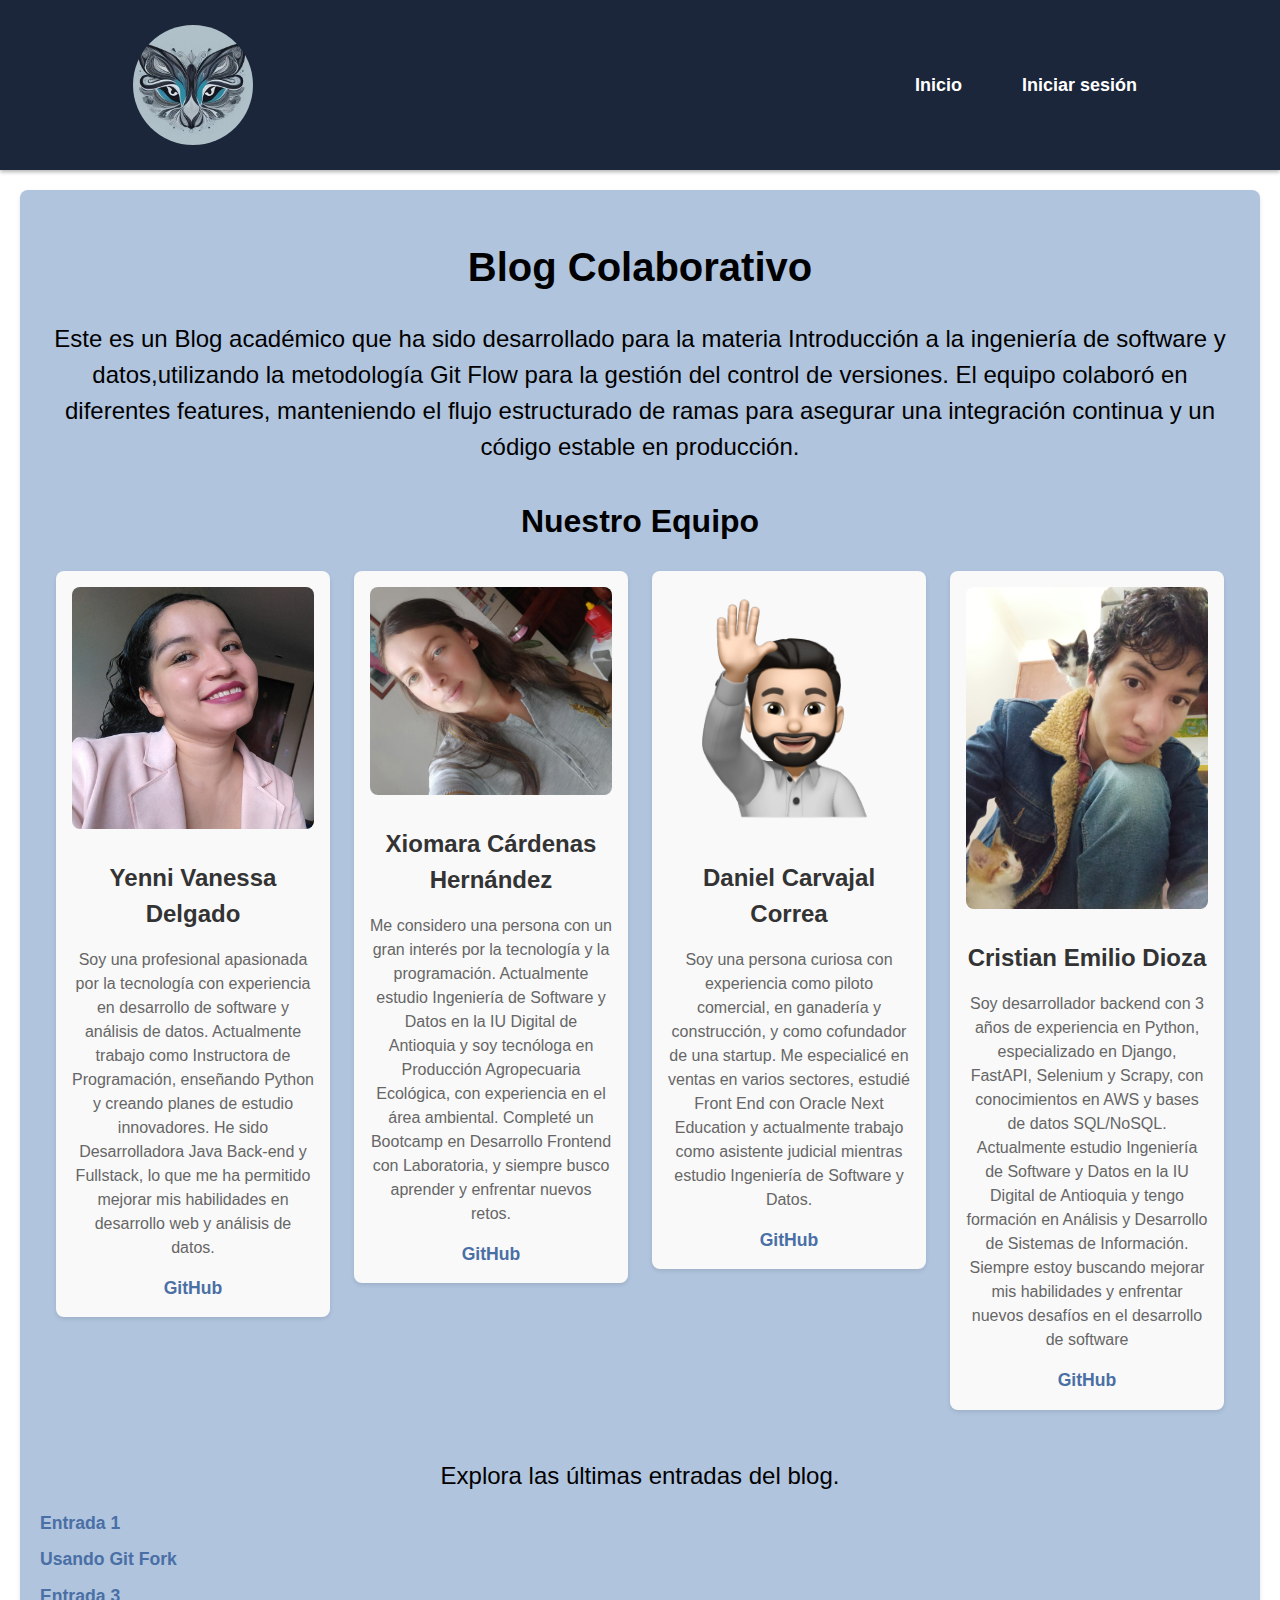
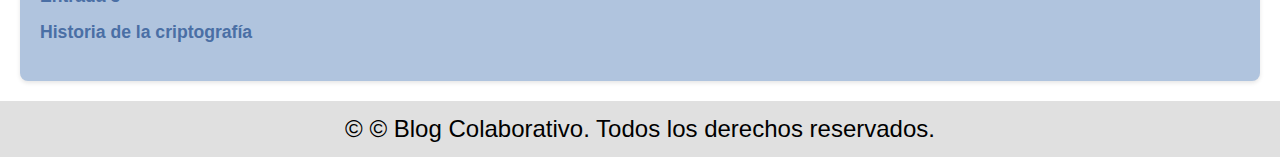
<file: index.html>
<!DOCTYPE html>
<html lang="en">
<head>
    <meta charset="UTF-8">
    <meta name="viewport" content="width=device-width, initial-scale=1.0">
    <title>Blog Principal</title>
    <link rel="stylesheet" href="css/styles.css">
    <!-- Enlace a los estilos del header -->
    <link rel="stylesheet" href="css/header-styles.css">
    <link rel="stylesheet"  href="css/index-styles.css">
</head>
<body>
    <header class="header">
        <div class="logo">
            <div class="logo-image">
                <img src="img/Logo-gato.jpeg" alt="my personal logo" class="logo">
            </div>  
        </div>
        <nav>
            <div class="togglebtn">
                <span></span>
                <span></span>
                <span></span>
            </div>
            <ul class="navlinks">
                <li><a href="index.html">Inicio</a></li>
                <li><a href="./entradas/Login.html">Iniciar sesión</a></li>
            </ul>
        </nav>
    </header>
    <main>
        <h1>Blog Colaborativo</h1>
        <p>Este es un Blog académico que ha sido desarrollado para la materia Introducción a la ingeniería de software y datos,utilizando la metodología Git Flow para la gestión del control de versiones. El equipo colaboró en diferentes features, manteniendo el flujo estructurado de ramas para asegurar una integración continua y un código estable en producción.</p>
        
           <!-- Sección del equipo -->
        <section id="equipo">
            <h2>Nuestro Equipo</h2>
            <div class="contenedor-equipo">
                <div class="miembro-equipo">
                    <img src="img/yenni.jpeg" alt="Integrante 1" class="foto-equipo">
                    <h3>Yenni Vanessa Delgado</h3>
                    <p>Soy una profesional apasionada por la tecnología con experiencia en desarrollo de software y análisis de datos. Actualmente trabajo como Instructora de Programación, enseñando Python y creando planes de estudio innovadores. He sido Desarrolladora Java Back-end y Fullstack, lo que me ha permitido mejorar mis habilidades en desarrollo web y análisis de datos.</p>
                    <a href="https://github.com/yennivanessa97" target="_blank" class="github-link">GitHub</a>
                </div>
                <div class="miembro-equipo">
                    <img src="img/xiomara.jpeg" alt="Integrante 2" class="foto-equipo">
                    <h3>Xiomara Cárdenas Hernández</h3>
                    <p>Me considero una persona con un gran interés por la tecnología y la programación. Actualmente estudio Ingeniería de Software y Datos en la IU Digital de Antioquia y soy tecnóloga en Producción Agropecuaria Ecológica, con experiencia en el área ambiental. Completé un Bootcamp en Desarrollo Frontend con Laboratoria, y siempre busco aprender y enfrentar nuevos retos.</p>
                    <a href="https://github.com/Xiomy0316" target="_blank" class="github-link">GitHub</a>
                </div>
                <div class="miembro-equipo">
                    <img src="img/Daniel.webp" alt="Integrante 3" class="foto-equipo">
                    <h3>Daniel Carvajal Correa</h3>
                    <p>Soy una persona curiosa con experiencia como piloto comercial, en ganadería y construcción, y como cofundador de una startup. Me especialicé en ventas en varios sectores, estudié Front End con Oracle Next Education y actualmente trabajo como asistente judicial mientras estudio Ingeniería de Software y Datos.</p>
                    <a href="https://github.com/DanCarCo" target="_blank" class="github-link">GitHub</a>
                </div>
                <div class="miembro-equipo">
                    <img src="img/cristian.jpeg" alt="Integrante 4" class="foto-equipo">
                    <h3>Cristian Emilio Dioza</h3>
                    <p>Soy desarrollador backend con 3 años de experiencia en Python, especializado en Django, FastAPI, Selenium y Scrapy, con conocimientos en AWS y bases de datos SQL/NoSQL. Actualmente estudio Ingeniería de Software y Datos en la IU Digital de Antioquia y tengo formación en Análisis y Desarrollo de Sistemas de Información. Siempre estoy buscando mejorar mis habilidades y enfrentar nuevos desafíos en el desarrollo de software</p>
                    <a href="https://github.com/cedioza" target="_blank" class="github-link">GitHub</a>
                </div>
            </div>
        </section>



        <p>Explora las últimas entradas del blog.</p>
        <ul>
            <li><a href="entradas/blog1.html">Entrada 1</a></li>
            <li><a href="entradas/GitFork.html">Usando Git Fork</a></li>
            <li><a href="">Entrada 3</a></li>
            <li><a href="entradas/Encriptacion.html">Historia de la criptografía  </a></li>

        </ul>
    </main>

    <div id="footer">
            <p class="copyright">&copy; <span id="year"></span>&copy; Blog Colaborativo. Todos los derechos reservados.</p>
    </div>
    
    

    <script src="js/scriptHeaderFooter.js"> </script>

</body>
</html>
</file>
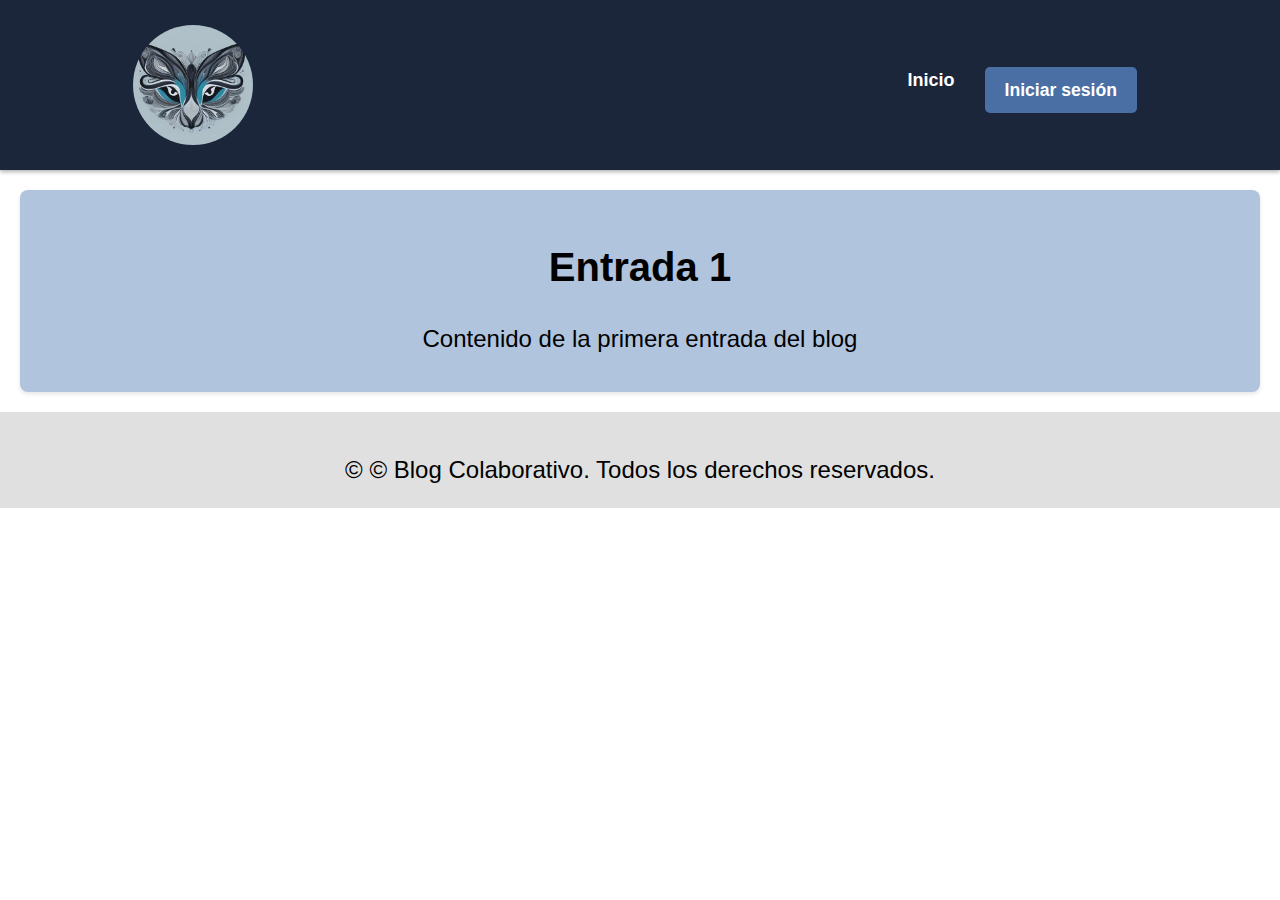
<file: entradas/blog1.html>
<!DOCTYPE html>
<html lang="en">
<head>
    <meta charset="UTF-8">
    <meta name="viewport" content="width=device-width, initial-scale=1.0">
    <title>Entrada 1  - Blog Colaborativo</title>
    <link rel="stylesheet" href="../css/styles.css">
     <!-- Enlace a los estilos del header -->
     <link rel="stylesheet" href="../css/header-styles.css">
</head>
<body>
    <!-- Incluir el header -->
    <header class="header">
        <div class="logo">
            <div class="logo-image">
                <img src="../img/Logo-gato.jpeg" alt="my personal logo" class="logo">
            </div>  
        </div>
        <nav>
            <div class="togglebtn">
                <span></span>
                <span></span>
                <span></span>
            </div>
            <ul class="navlinks">
                <li><a href="../index.html">Inicio</a></li>
                <a href="../entradas/Login.html" class="back-button">Iniciar sesión</a>
            </ul>
        </nav>
    </header>

    <main>
        <h1>Entrada 1</h1>
        <p>Contenido de la primera entrada del blog</p>
    </main>

    <!-- Incluir el footer -->

    <footer id="footer">
        <p class="copyright">&copy; <span id="year"></span>&copy; Blog Colaborativo. Todos los derechos reservados.</p> 
    </footer>
    

    <script src="/js/scriptHeaderFooter.js"></script>
</body>
</html>
</file>
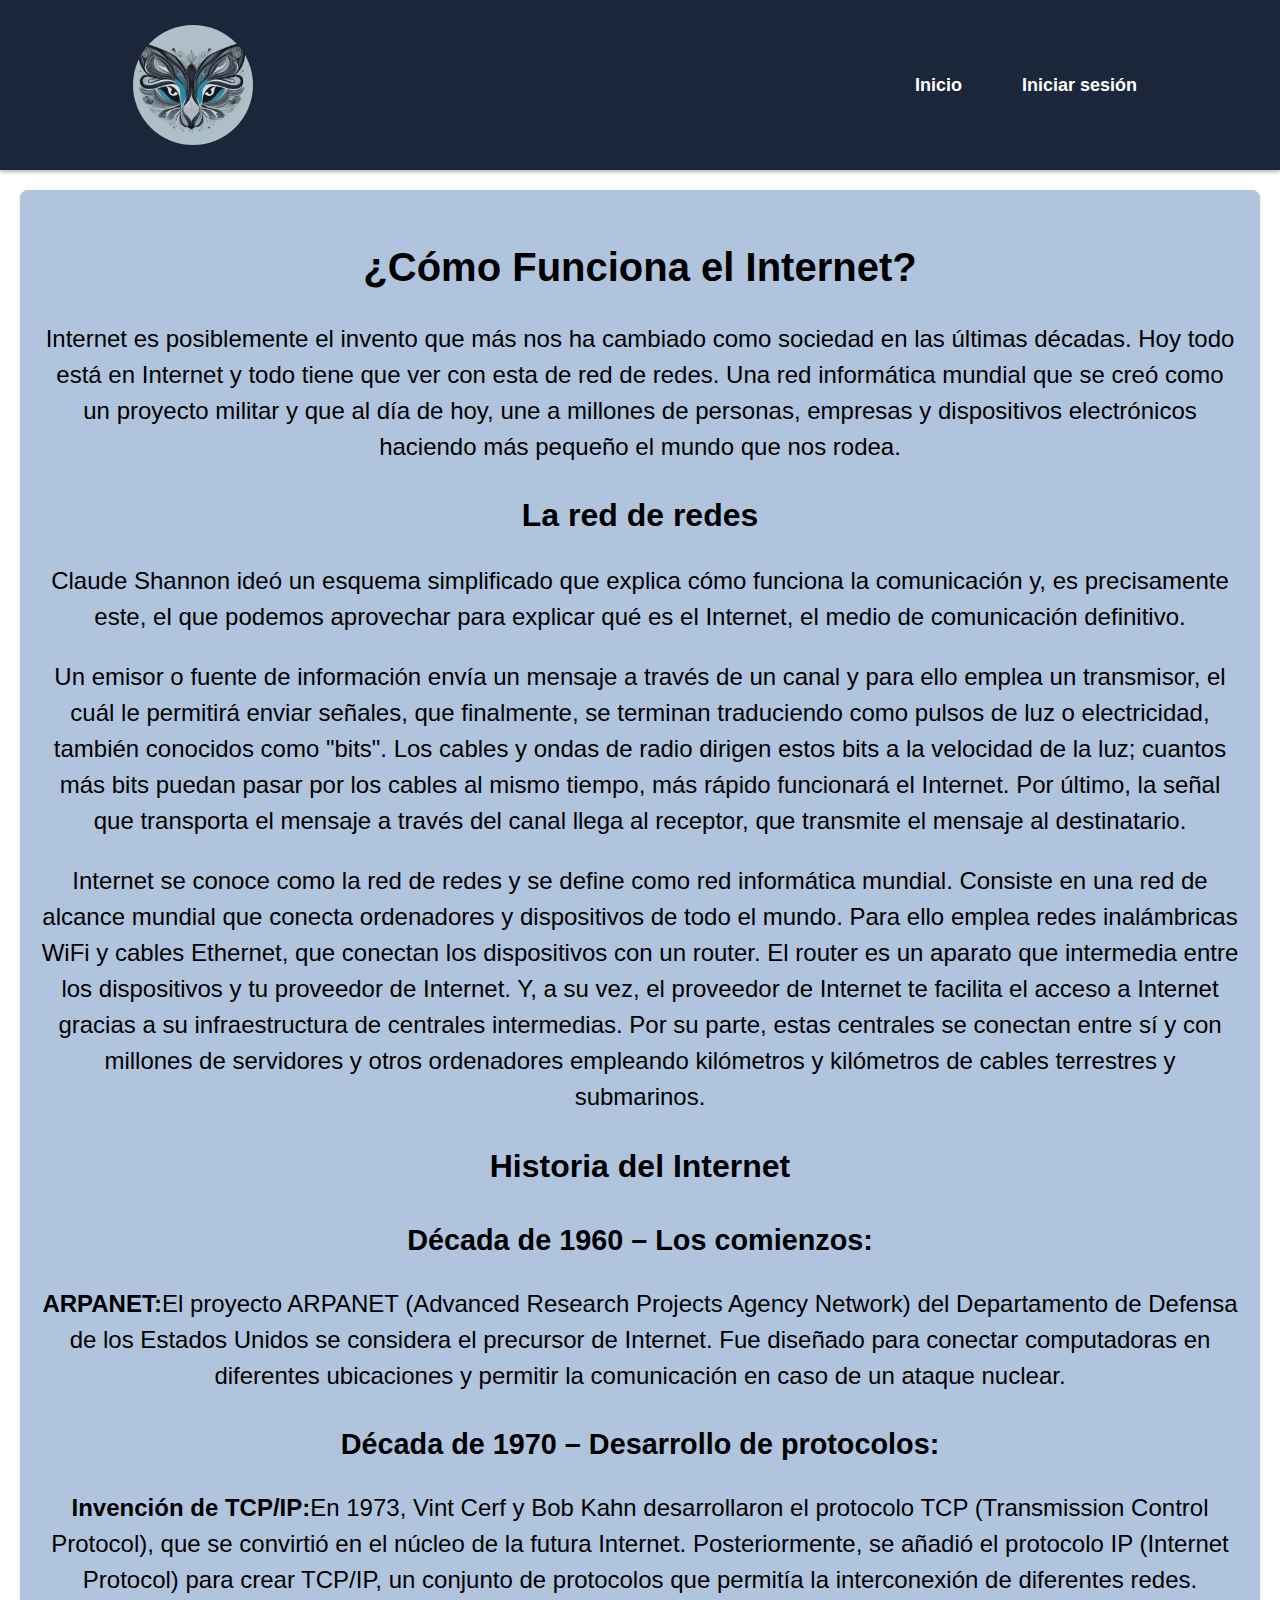
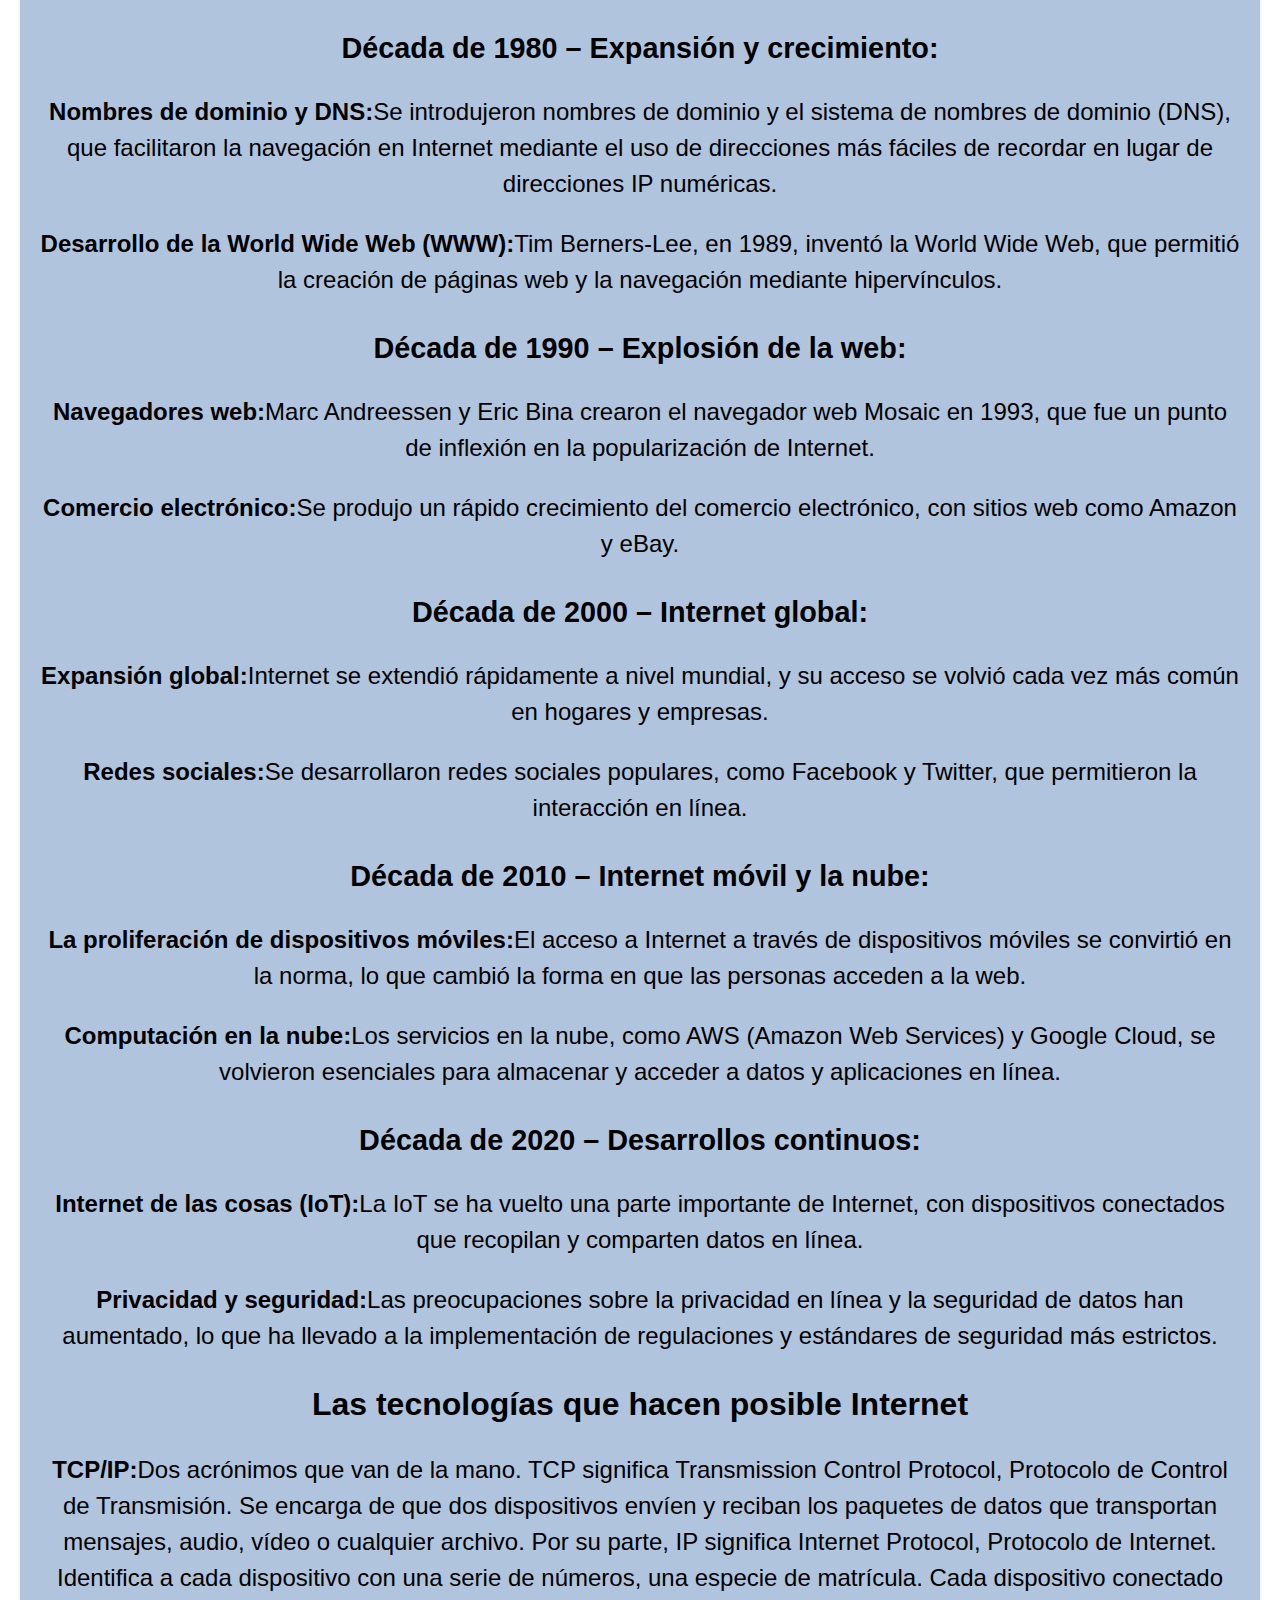
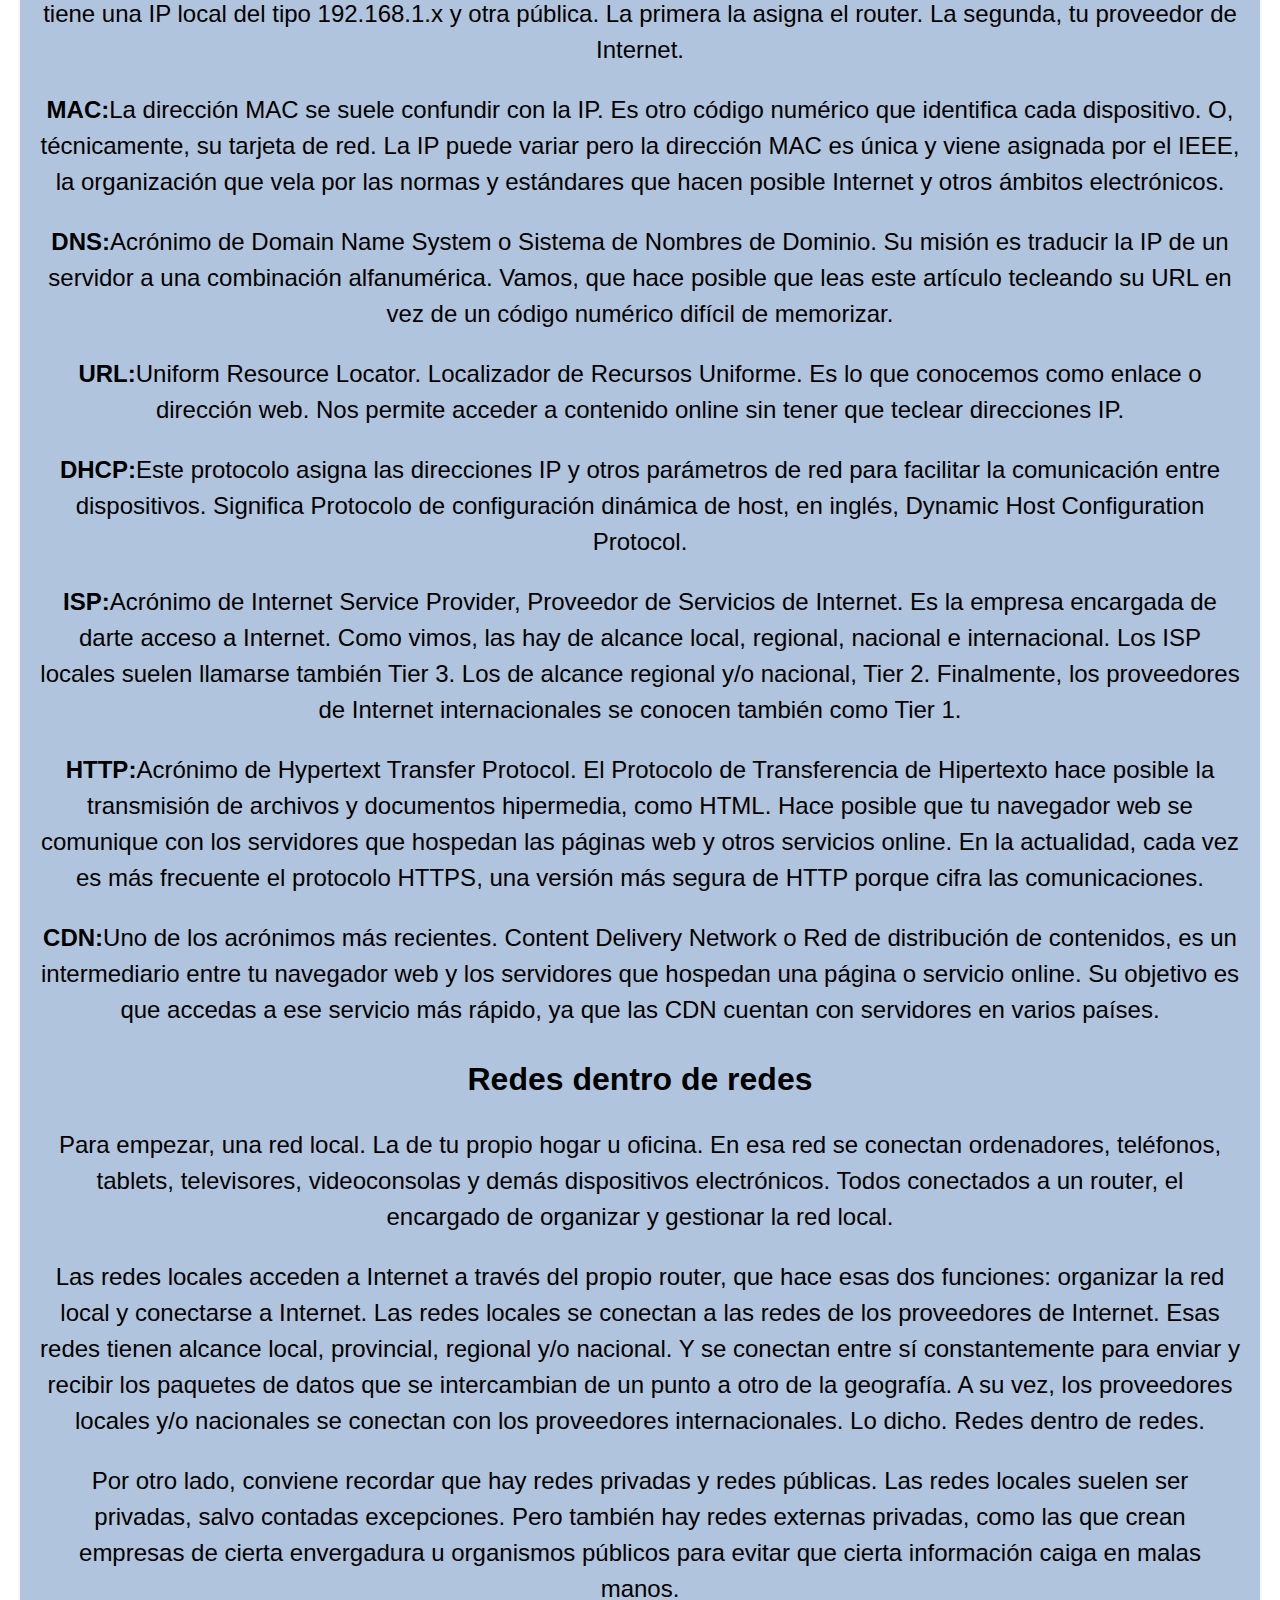
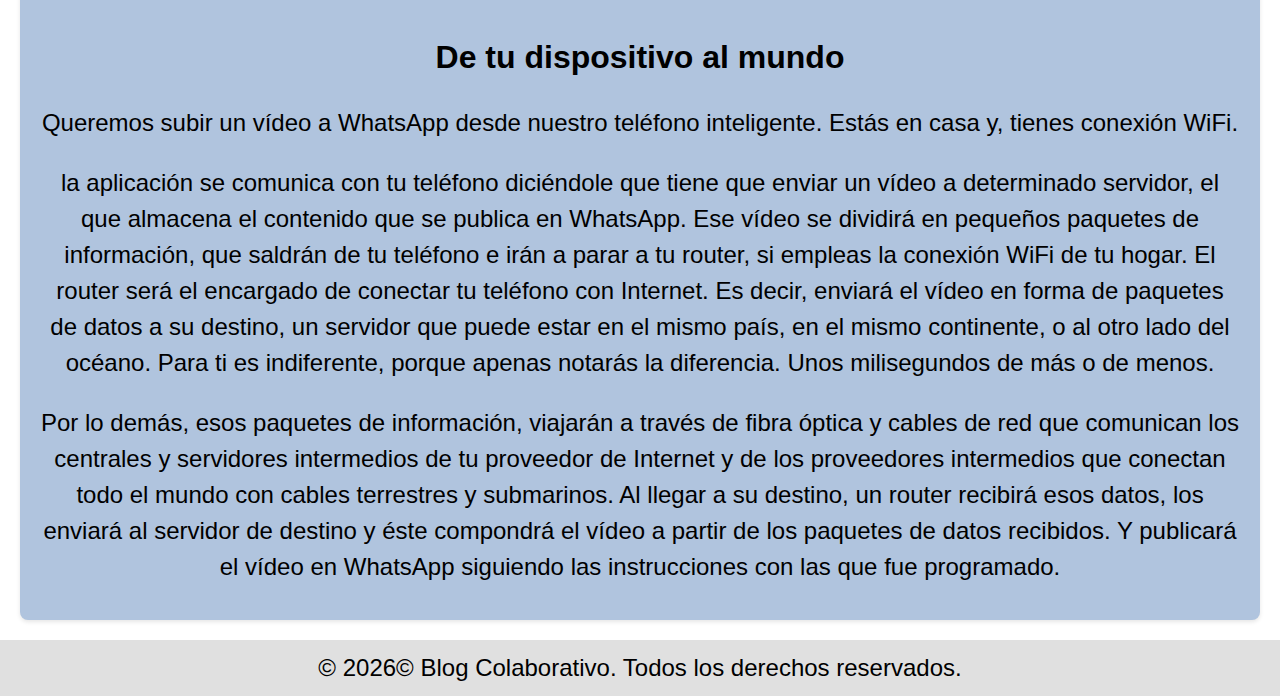
<file: entradas/dataViaInternet.html>
<!DOCTYPE html>
<html lang="en">

<head>
    <meta charset="UTF-8">
    <meta name="viewport" content="width=device-width, initial-scale=1.0">
    <title>El Internet - Blog Colaborativo</title>
    <link rel="stylesheet" href="../css/styles.css">
    <!-- Enlace a los estilos del header -->
    <link rel="stylesheet" href="../css/header-styles.css">
</head>

<body>

    <!-- header -->
    <header class="header">
        <div class="logo">
            <div class="logo-image">
                <img src="../img/Logo-gato.jpeg" alt="my personal logo" class="logo">
            </div>
        </div>
        <nav>
            <div class="togglebtn">
                <span></span>
                <span></span>
                <span></span>
            </div>
            <ul class="navlinks">
                <li><a href="../index.html">Inicio</a></li>
                <li><a href="../entradas/Login.html">Iniciar sesión</a></li>

            </ul>
        </nav>
    </header>

    <!-- entrada ¿Cómo Funciona el Internet? -->
    <main>
        <h1>¿Cómo Funciona el Internet?</h1>
        <p>Internet es posiblemente el invento que más nos ha cambiado como sociedad en las últimas décadas. Hoy todo
            está en Internet y todo tiene que ver con esta de red de redes. Una red informática mundial que se creó como
            un proyecto militar y que al día de hoy, une a millones de personas, empresas y dispositivos electrónicos haciendo más
            pequeño el mundo que nos rodea.</p>
        <h2>La red de redes</h2>
        <p>Claude Shannon ideó un esquema simplificado que explica cómo funciona la comunicación y, es precisamente este, el 
            que podemos aprovechar para explicar qué es el Internet, el medio de comunicación definitivo.</p> 
        <p>Un emisor o fuente de información envía un mensaje a través de un canal y para ello emplea un transmisor, el cuál le permitirá 
            enviar señales, que finalmente, se terminan traduciendo como pulsos de luz o electricidad, también conocidos como "bits".
            Los cables y ondas de radio dirigen estos bits a la velocidad de la luz; cuantos más bits puedan pasar por los cables 
            al mismo tiempo, más rápido funcionará el Internet. Por último, la señal que transporta el mensaje a través del canal llega 
            al receptor, que transmite el mensaje al destinatario.</p>
        <p>Internet se conoce como la red de redes y se define como red informática mundial. Consiste en una red de
            alcance mundial que conecta ordenadores y dispositivos de todo el mundo. Para ello emplea redes inalámbricas
            WiFi y cables Ethernet, que conectan los dispositivos con un router. El router es un aparato que intermedia
            entre los dispositivos y tu proveedor de Internet. Y, a su vez, el proveedor de Internet te facilita el
            acceso a Internet gracias a su infraestructura de centrales intermedias. Por su parte, estas centrales se
            conectan entre sí y con millones de servidores y otros ordenadores empleando kilómetros y kilómetros de
            cables terrestres y submarinos.</p>
        <h2>Historia del Internet</h2>
        <h3>Década de 1960 – Los comienzos:</h3>
        <p><strong>ARPANET:</strong>El proyecto ARPANET (Advanced Research Projects Agency Network) del Departamento de
            Defensa de los
            Estados Unidos se considera el precursor de Internet. Fue diseñado para conectar computadoras en diferentes
            ubicaciones y permitir la comunicación en caso de un ataque nuclear.</p>
        <h3>Década de 1970 – Desarrollo de protocolos:</h3>
        <p><strong>Invención de TCP/IP:</strong>En 1973, Vint Cerf y Bob Kahn desarrollaron el protocolo TCP
            (Transmission Control
            Protocol), que se convirtió en el núcleo de la futura Internet. Posteriormente, se añadió el protocolo IP
            (Internet Protocol) para crear TCP/IP, un conjunto de protocolos que permitía la interconexión de diferentes
            redes.</p>
        <h3>Década de 1980 – Expansión y crecimiento:</h3>
        <p><strong>Nombres de dominio y DNS:</strong>Se introdujeron nombres de dominio y el sistema de nombres de
            dominio (DNS), que
            facilitaron la navegación en Internet mediante el uso de direcciones más fáciles de recordar en lugar de
            direcciones IP numéricas.</p>
        <p><strong>Desarrollo de la World Wide Web (WWW):</strong>Tim Berners-Lee, en 1989, inventó la World Wide Web,
            que permitió la
            creación de páginas web y la navegación mediante hipervínculos.</p>
        <h3>Década de 1990 – Explosión de la web:</h3>
        <p><strong>Navegadores web:</strong>Marc Andreessen y Eric Bina crearon el navegador web Mosaic en 1993, que fue
            un punto de
            inflexión en la popularización de Internet.</p>
        <p><strong>Comercio electrónico:</strong>Se produjo un rápido crecimiento del comercio electrónico, con sitios
            web como Amazon
            y eBay.</p>
        <h3>Década de 2000 – Internet global:</h3>
        <p><strong>Expansión global:</strong>Internet se extendió rápidamente a nivel mundial, y su acceso se volvió
            cada vez más común
            en hogares y empresas.</p>
        <p><strong>Redes sociales:</strong>Se desarrollaron redes sociales populares, como Facebook y Twitter, que
            permitieron la
            interacción en línea.</p>
        <h3>Década de 2010 – Internet móvil y la nube:</h3>
        <p><strong>La proliferación de dispositivos móviles:</strong>El acceso a Internet a través de dispositivos
            móviles se convirtió
            en la norma, lo que cambió la forma en que las personas acceden a la web.</p>
        <p><strong>Computación en la nube:</strong>Los servicios en la nube, como AWS (Amazon Web Services) y Google
            Cloud, se
            volvieron esenciales para almacenar y acceder a datos y aplicaciones en línea.</p>
        <h3>Década de 2020 – Desarrollos continuos:</h3>
        <p><strong>Internet de las cosas (IoT):</strong>La IoT se ha vuelto una parte importante de Internet, con
            dispositivos
            conectados que recopilan y comparten datos en línea.</p>
        <p><strong>Privacidad y seguridad:</strong>Las preocupaciones sobre la privacidad en línea y la seguridad de
            datos han
            aumentado, lo que ha llevado a la implementación de regulaciones y estándares de seguridad más estrictos.
        </p>
        <h2>Las tecnologías que hacen posible Internet</h2>
        <p><strong>TCP/IP:</strong>Dos acrónimos que van de la mano. TCP significa Transmission Control Protocol,
            Protocolo de Control de
            Transmisión. Se encarga de que dos dispositivos envíen y reciban los paquetes de datos que transportan
            mensajes, audio, vídeo o cualquier archivo. Por su parte, IP significa Internet Protocol, Protocolo de
            Internet. Identifica a cada dispositivo con una serie de números, una especie de matrícula. Cada dispositivo
            conectado tiene una IP local del tipo 192.168.1.x y otra pública. La primera la asigna el router. La
            segunda, tu proveedor de Internet.</p>
        <p><strong>MAC:</strong>La dirección MAC se suele confundir con la IP. Es otro código numérico que identifica
            cada dispositivo.
            O, técnicamente, su tarjeta de red. La IP puede variar pero la dirección MAC es única y viene asignada por
            el IEEE, la organización que vela por las normas y estándares que hacen posible Internet y otros ámbitos
            electrónicos.</p>
        <p><strong>DNS:</strong>Acrónimo de Domain Name System o Sistema de Nombres de Dominio. Su misión es traducir la
            IP de un servidor a
            una combinación alfanumérica. Vamos, que hace posible que leas este artículo tecleando su URL en vez de un
            código numérico difícil de memorizar.</p>
        <p><strong>URL:</strong>Uniform Resource Locator. Localizador de Recursos Uniforme. Es lo que conocemos como
            enlace o dirección web. Nos permite acceder a contenido online sin tener que teclear direcciones IP.</p>
        <p><strong>DHCP:</strong>Este protocolo asigna las direcciones IP y otros parámetros de red para facilitar la
            comunicación entre dispositivos. Significa Protocolo de configuración dinámica de host, en inglés, Dynamic
            Host Configuration Protocol.</p>
        <p><strong>ISP:</strong>Acrónimo de Internet Service Provider, Proveedor de Servicios de Internet. Es la empresa
            encargada de darte acceso a Internet. Como vimos, las hay de alcance local, regional, nacional e
            internacional. Los ISP locales suelen llamarse también Tier 3. Los de alcance regional y/o nacional, Tier 2.
            Finalmente, los proveedores de Internet internacionales se conocen también como Tier 1.</p>
        <p><strong>HTTP:</strong>Acrónimo de Hypertext Transfer Protocol. El Protocolo de Transferencia de Hipertexto
            hace posible la transmisión de archivos y documentos hipermedia, como HTML. Hace posible que tu navegador
            web se comunique con los servidores que hospedan las páginas web y otros servicios online. En la actualidad,
            cada vez es más frecuente el protocolo HTTPS, una versión más segura de HTTP porque cifra las
            comunicaciones.</p>
        <p><strong>CDN:</strong>Uno de los acrónimos más recientes. Content Delivery Network o Red de distribución de
            contenidos, es un intermediario entre tu navegador web y los servidores que hospedan una página o servicio
            online. Su objetivo es que accedas a ese servicio más rápido, ya que las CDN cuentan con servidores en
            varios países.</p>
        <h2>Redes dentro de redes</h2>
        <p>Para empezar, una red local. La de tu propio hogar u oficina. En esa red se conectan ordenadores, teléfonos,
            tablets, televisores, videoconsolas y demás dispositivos electrónicos. Todos conectados a un router, el
            encargado de organizar y gestionar la red local.</p>
        <p>Las redes locales acceden a Internet a través del propio router, que hace esas dos funciones: organizar la
            red local y conectarse a Internet. Las redes locales se conectan a las redes de los proveedores de Internet.
            Esas redes tienen alcance local, provincial, regional y/o nacional. Y se conectan entre sí constantemente
            para enviar y recibir los paquetes de datos que se intercambian de un punto a otro de la geografía. A su
            vez, los proveedores locales y/o nacionales se conectan con los proveedores internacionales. Lo dicho. Redes
            dentro de redes.</p>
        <p>Por otro lado, conviene recordar que hay redes privadas y redes públicas. Las redes locales suelen ser
            privadas, salvo contadas excepciones. Pero también hay redes externas privadas, como las que crean empresas
            de cierta envergadura u organismos públicos para evitar que cierta información caiga en malas manos.</p>
        <h2>De tu dispositivo al mundo</h2>
        <p>Queremos subir un vídeo a WhatsApp desde nuestro teléfono inteligente. Estás en casa y, tienes conexión WiFi.
        </p>
        <p>la aplicación se comunica con tu teléfono diciéndole que tiene que enviar un vídeo a determinado servidor, el
            que almacena el contenido que se publica en WhatsApp. Ese vídeo se dividirá en pequeños paquetes de
            información, que saldrán de tu teléfono e irán a parar a tu router, si empleas la conexión WiFi de tu hogar.
            El router será el encargado de conectar tu teléfono con Internet. Es decir, enviará el vídeo en forma de
            paquetes de datos a su destino, un servidor que puede estar en el mismo país, en el mismo continente, o al
            otro lado del océano. Para ti es indiferente, porque apenas notarás la diferencia. Unos milisegundos de más
            o de menos.</p>
        <p>Por lo demás, esos paquetes de información, viajarán a través de fibra óptica y cables de red que comunican
            los centrales y servidores intermedios de tu proveedor de Internet y de los proveedores intermedios que
            conectan todo el mundo con cables terrestres y submarinos. Al llegar a su destino, un router recibirá esos
            datos, los enviará al servidor de destino y éste compondrá el vídeo a partir de los paquetes de datos
            recibidos. Y publicará el vídeo en WhatsApp siguiendo las instrucciones con las que fue programado.</p>
        

    </main>

    <!-- footer -->
    <footer class="footer">

        <p class="copyright">&copy; <span id="year"></span>&copy; Blog Colaborativo. Todos los derechos reservados.</p>

    </footer>

    <script src="../js/scriptHeaderFooter.js"></script>
</body>

</html>
</file>
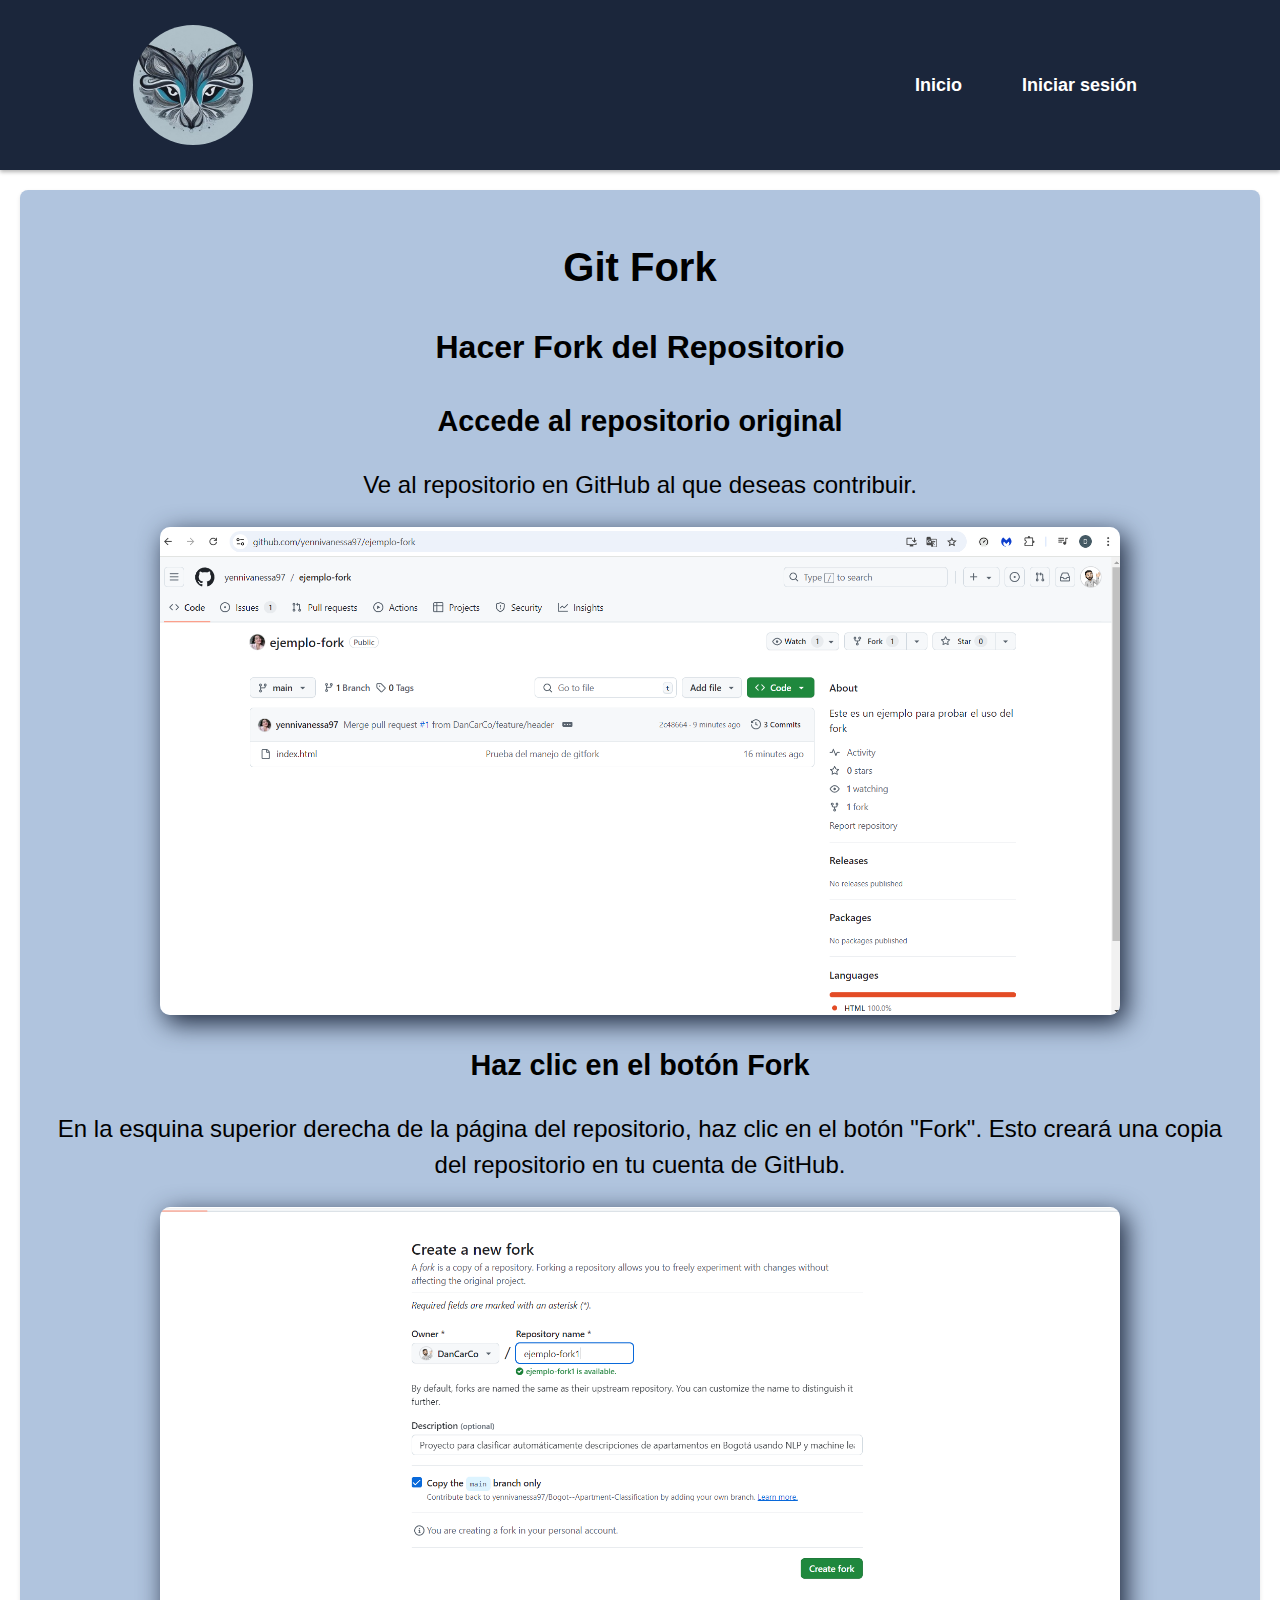
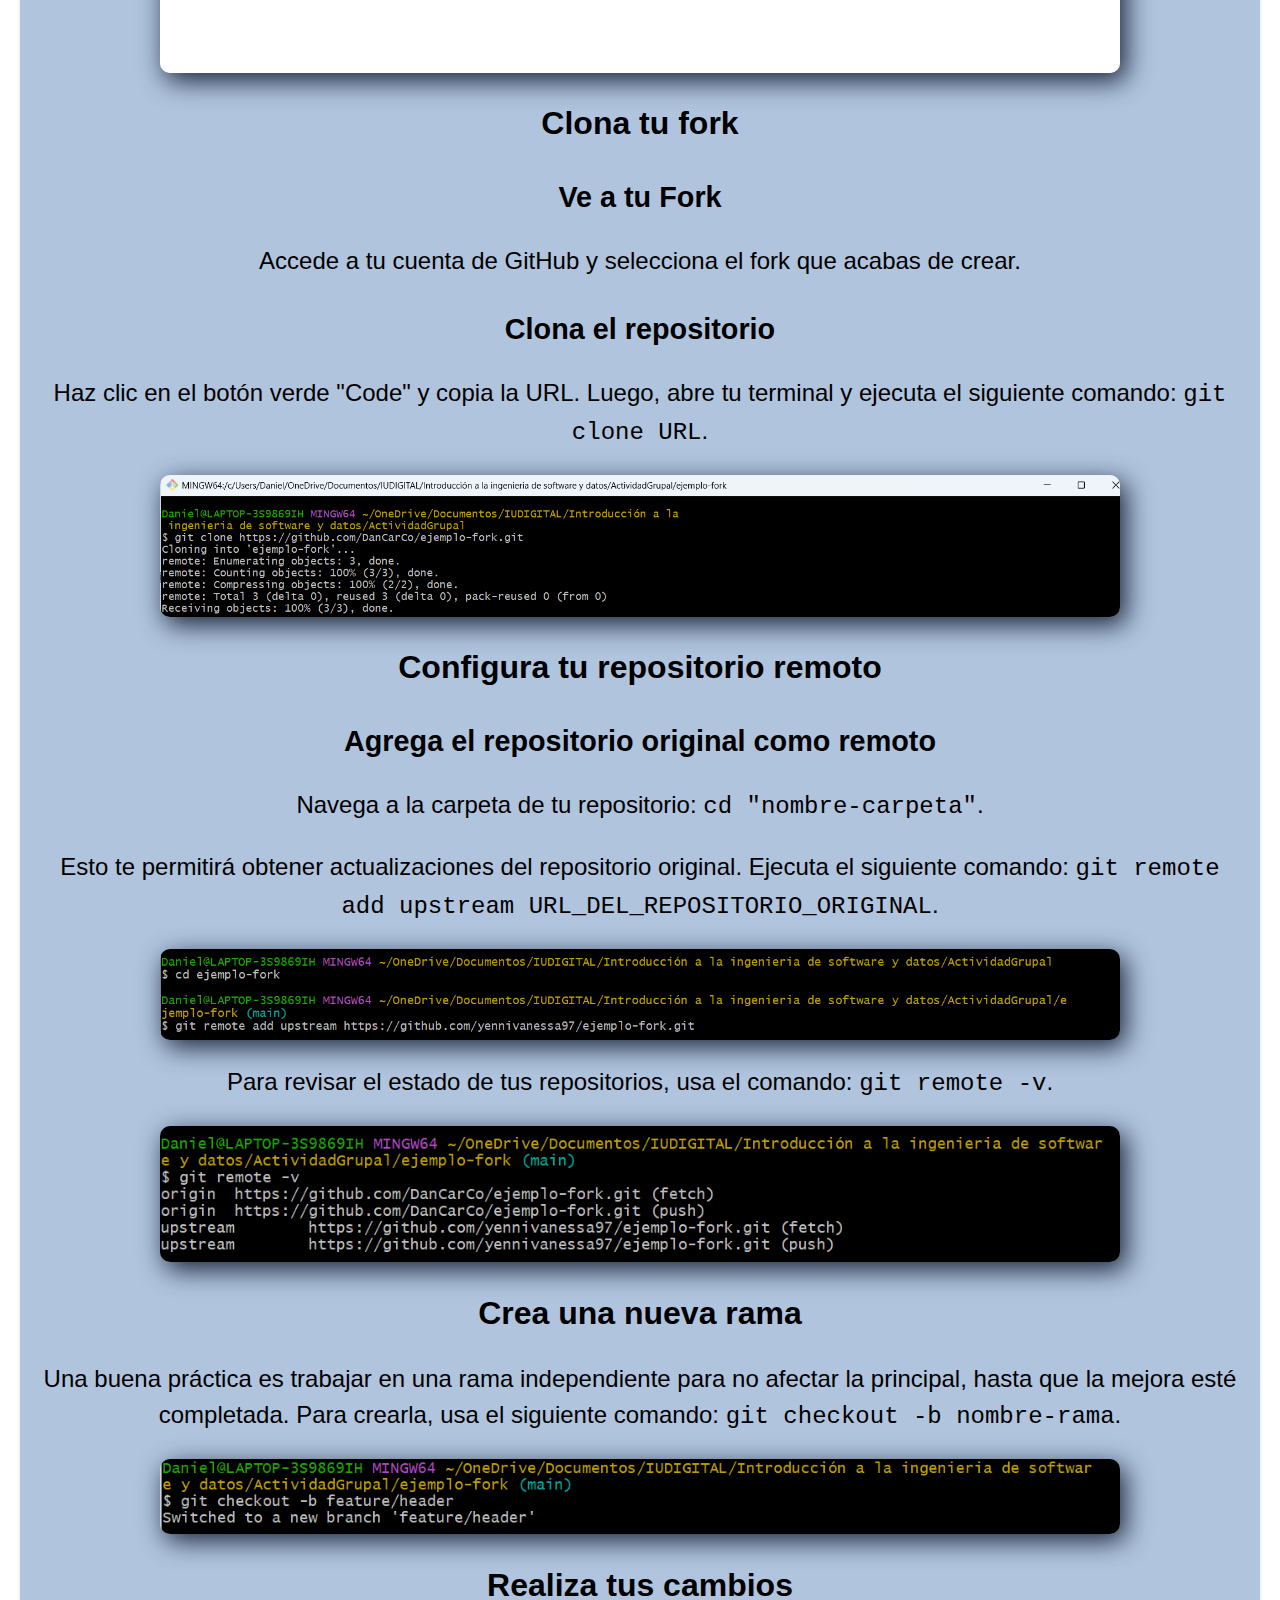
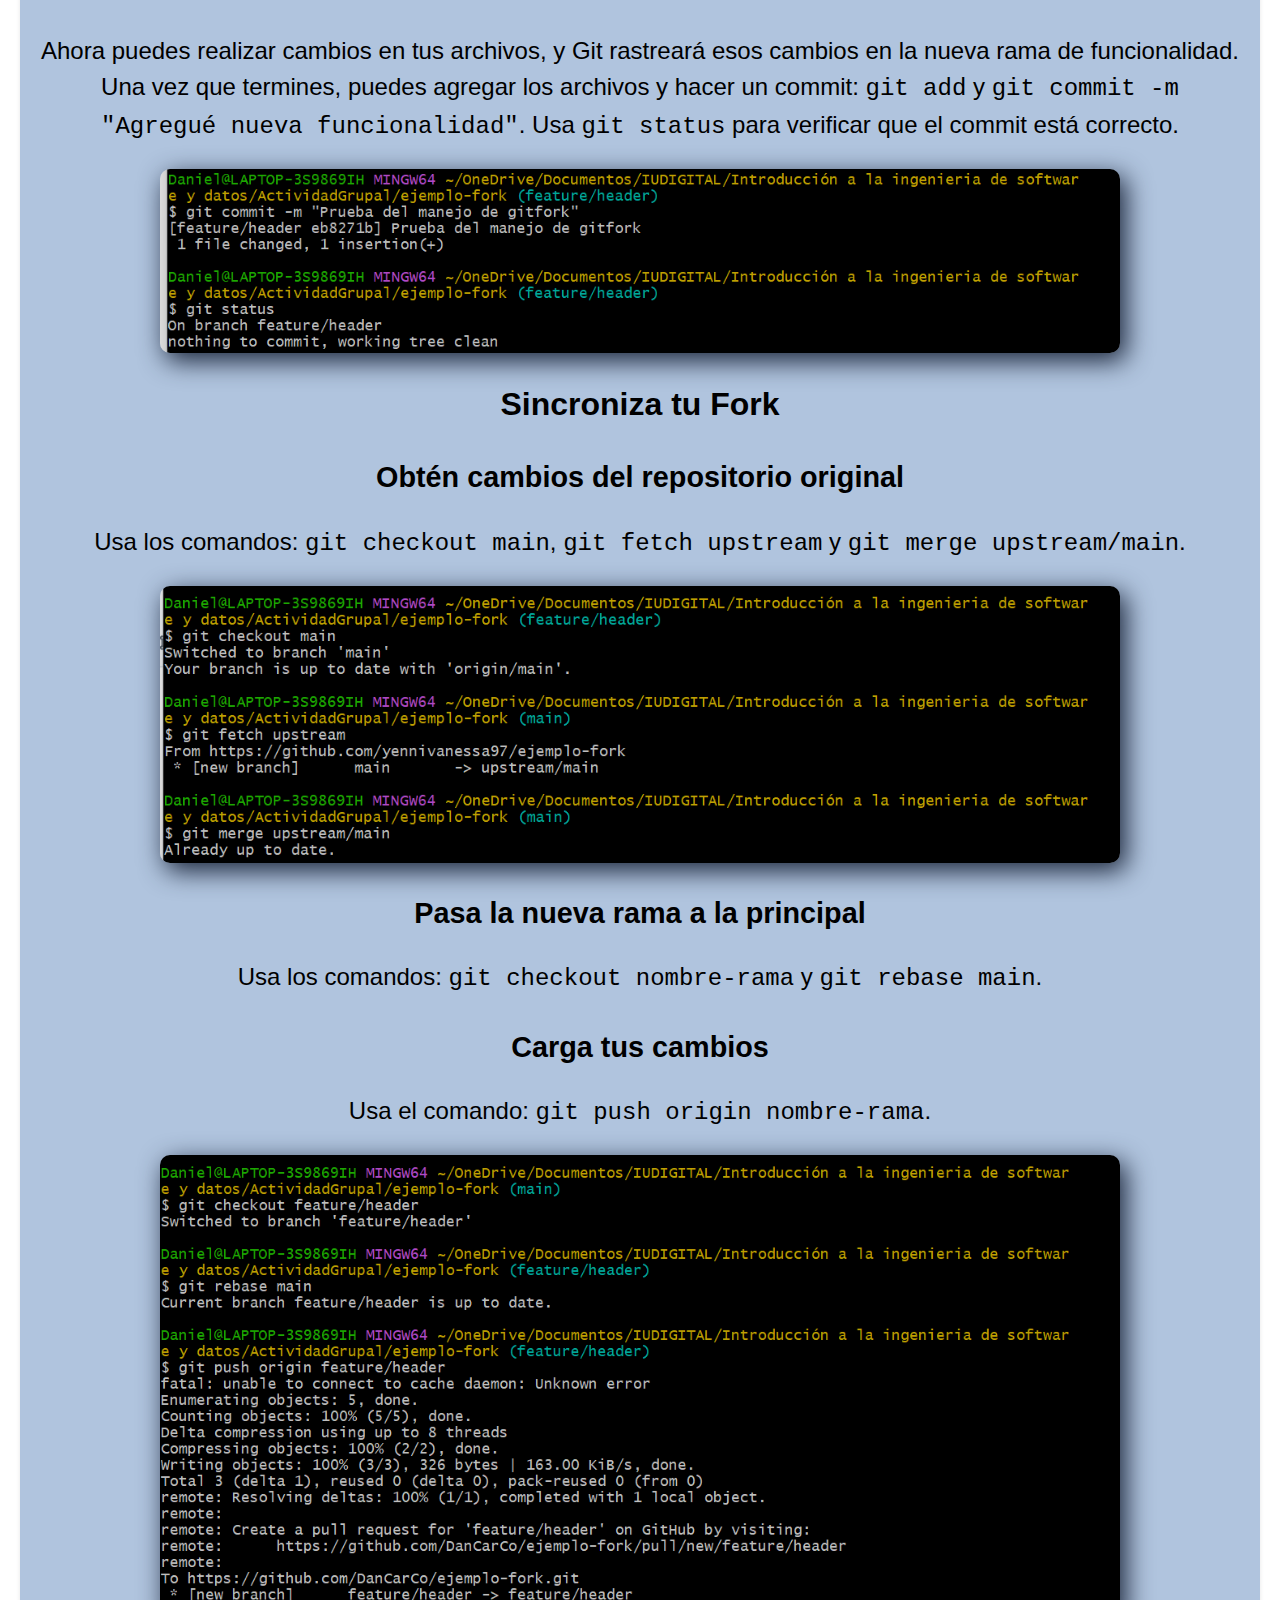
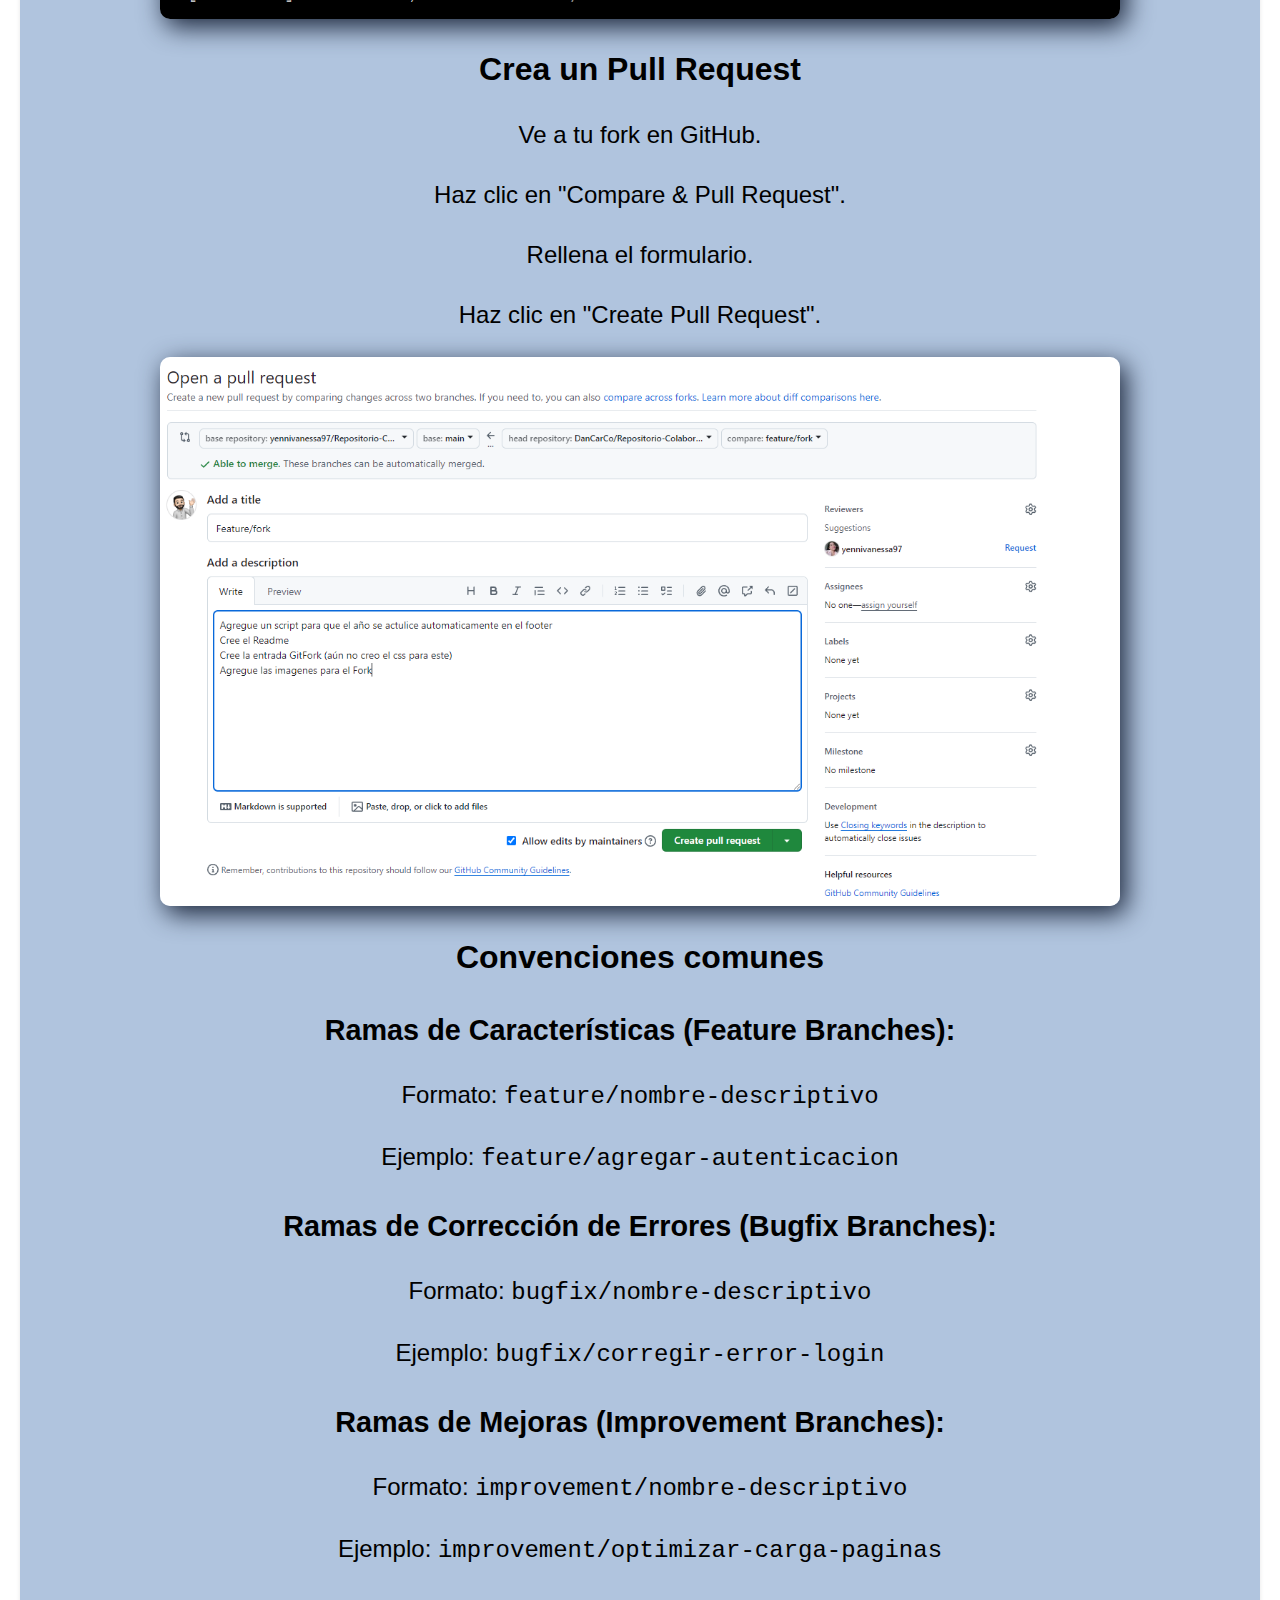
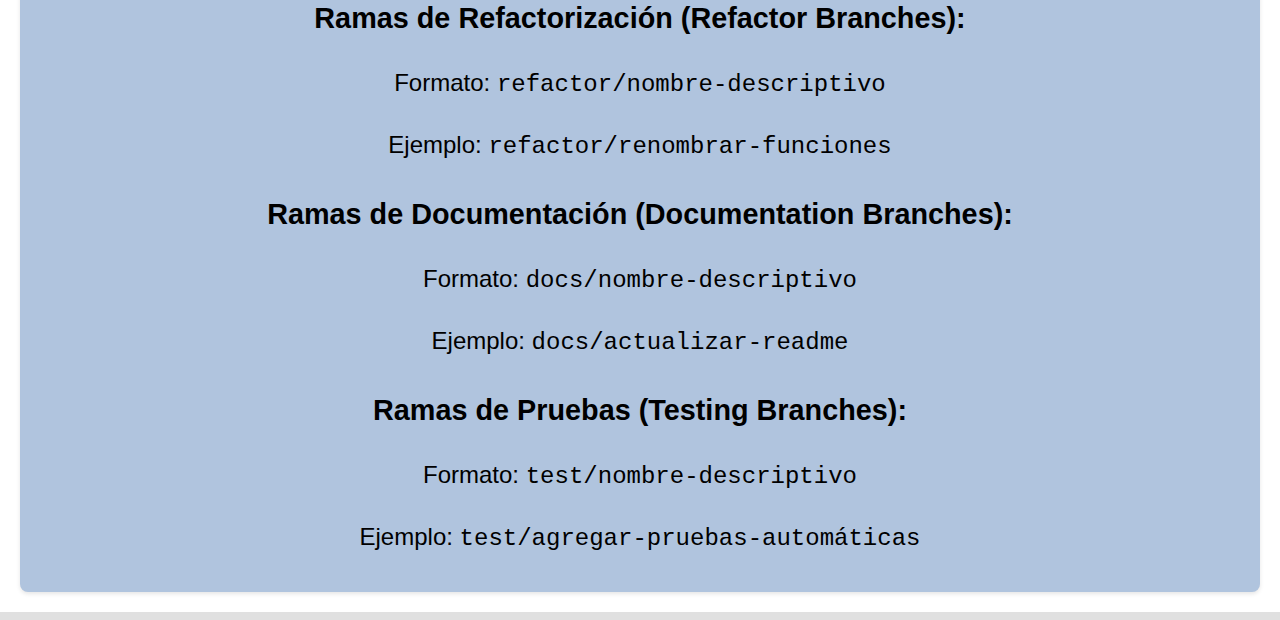
<file: entradas/GitFork.html>
<!DOCTYPE html>
<html lang="en">
<head>
    <meta charset="UTF-8">
    <meta name="viewport" content="width=device-width, initial-scale=1.0">
    <title>Blog Colaborativo - Git Fork</title>
    <link rel="stylesheet" href="../css/styles.css">
     <!-- Enlace a los estilos del header -->
     <link rel="stylesheet" href="../css/header-styles.css">
</head>
<body>
    <header class="header">
        <div class="logo">
            <div class="logo-image">
                <img src="../img/Logo-gato.jpeg" alt="my personal logo" class="logo">
            </div>  
        </div>
        <nav>
            <div class="togglebtn">
                <span></span>
                <span></span>
                <span></span>
            </div>
            <ul class="navlinks">
                <li><a href="../index.html">Inicio</a></li>
                <li><a href="../entradas/Login.html" >Iniciar sesión</a></li>

            </ul>
        </nav>
    </header>

    <main>
        <h1>Git Fork</h1>
        <h2>Hacer Fork del Repositorio</h2>
        <h3>Accede al repositorio original</h3>
        <p>Ve al repositorio en GitHub al que deseas contribuir.</p>
        <div class="image-container">
            <img class="screenshoot" src="../img/Fork1.png" alt="Captura de Pantalla de Repositorio">
        </div>
        <h3>Haz clic en el botón Fork</h3>
        <p>En la esquina superior derecha de la página del repositorio, haz clic en el botón "Fork". Esto creará una copia del repositorio en tu cuenta de GitHub.</p>
        <div class="image-container">
            <img class="screenshoot" src="../img/Fork2.png" alt="Captura de Pantalla de Fork">
        </div>

        <h2>Clona tu fork</h2>
        <h3>Ve a tu Fork</h3>
        <p>Accede a tu cuenta de GitHub y selecciona el fork que acabas de crear.</p>
        <h3>Clona el repositorio</h3>
        <p>Haz clic en el botón verde "Code" y copia la URL. Luego, abre tu terminal y ejecuta el siguiente comando: <code>git clone URL</code>.</p>
        <div class="image-container">
            <img class="screenshoot" src="../img/Fork3.png" alt="Captura de Pantalla de git clone">
        </div>

        <h2>Configura tu repositorio remoto</h2>
        <h3>Agrega el repositorio original como remoto</h3>
        <p>Navega a la carpeta de tu repositorio: <code>cd "nombre-carpeta"</code>.</p>
        <p>Esto te permitirá obtener actualizaciones del repositorio original. Ejecuta el siguiente comando: <code>git remote add upstream URL_DEL_REPOSITORIO_ORIGINAL</code>.</p>
        <div class="image-container">
            <img class="screenshoot" src="../img/Fork4.png" alt="Captura de Pantalla de cd y git remote upstream">
        </div>
        <p>Para revisar el estado de tus repositorios, usa el comando: <code>git remote -v</code>.</p>
        <div class="image-container">
            <img class="screenshoot" src="../img/Fork5.png" alt="Captura de Pantalla de git remote -v">
        </div>

        <h2>Crea una nueva rama</h2>
        <p>Una buena práctica es trabajar en una rama independiente para no afectar la principal, hasta que la mejora esté completada. Para crearla, usa el siguiente comando: <code>git checkout -b nombre-rama</code>.</p>
        <div class="image-container">
            <img class="screenshoot" src="../img/Fork6.png" alt="Captura de Pantalla de git checkout -b nombre-rama">
        </div>

        <h2>Realiza tus cambios</h2>
        <p>Ahora puedes realizar cambios en tus archivos, y Git rastreará esos cambios en la nueva rama de funcionalidad. Una vez que termines, puedes agregar los archivos y hacer un commit: <code>git add</code> y <code>git commit -m "Agregué nueva funcionalidad"</code>. Usa <code>git status</code> para verificar que el commit está correcto.</p>
        <div class="image-container">
            <img class="screenshoot" src="../img/Fork7.png" alt="Captura de Pantalla de git commit -m y git status">
        </div>

        <h2>Sincroniza tu Fork</h2>
        <h3>Obtén cambios del repositorio original</h3>
        <p>Usa los comandos: <code>git checkout main</code>, <code>git fetch upstream</code> y <code>git merge upstream/main</code>.</p>
        <div class="image-container">
            <img class="screenshoot" src="../img/Fork8.png" alt="Captura de Pantalla de git checkout main, git fetch upstream y git merge upstream/main">
        </div>
        <h3>Pasa la nueva rama a la principal</h3>
        <p>Usa los comandos: <code>git checkout nombre-rama</code> y <code>git rebase main</code>.</p>
        <h3>Carga tus cambios</h3>
        <p>Usa el comando: <code>git push origin nombre-rama</code>.</p>
        <div class="image-container">
            <img class="screenshoot" src="../img/Fork9.png" alt="Captura de Pantalla de git rebase main">
        </div>

        <h2>Crea un Pull Request</h2>
        <p>Ve a tu fork en GitHub.</p>
        <p>Haz clic en "Compare & Pull Request".</p>
        <p>Rellena el formulario.</p>
        <p>Haz clic en "Create Pull Request".</p>
        <div class="image-container">
            <img class="screenshoot" src="../img/Fork10.png" alt="Captura de Pantalla de Pull Request">
        </div>

        <h2>Convenciones comunes</h2>
        <h3>Ramas de Características (Feature Branches):</h3>
        <p>Formato: <code>feature/nombre-descriptivo</code></p>
        <p>Ejemplo: <code>feature/agregar-autenticacion</code></p>
        <h3>Ramas de Corrección de Errores (Bugfix Branches):</h3>
        <p>Formato: <code>bugfix/nombre-descriptivo</code></p>
        <p>Ejemplo: <code>bugfix/corregir-error-login</code></p>
        <h3>Ramas de Mejoras (Improvement Branches):</h3>
        <p>Formato: <code>improvement/nombre-descriptivo</code></p>
        <p>Ejemplo: <code>improvement/optimizar-carga-paginas</code></p>
        <h3>Ramas de Refactorización (Refactor Branches):</h3>
        <p>Formato: <code>refactor/nombre-descriptivo</code></p>
        <p>Ejemplo: <code>refactor/renombrar-funciones</code></p>
        <h3>Ramas de Documentación (Documentation Branches):</h3>
        <p>Formato: <code>docs/nombre-descriptivo</code></p>
        <p>Ejemplo: <code>docs/actualizar-readme</code></p>
        <h3>Ramas de Pruebas (Testing Branches):</h3>
        <p>Formato: <code>test/nombre-descriptivo</code></p>
        <p>Ejemplo: <code>test/agregar-pruebas-automáticas</code></p>
    </main>

    <footer class="footer">
        
        <p class="copyright">&copy; <span id="year"></span>&copy; Blog Colaborativo. Todos los derechos reservados.</p>
        
    </footer>

    <script src="../js/scriptHeaderFooter.js"></script>
</body>
</html>
</file>
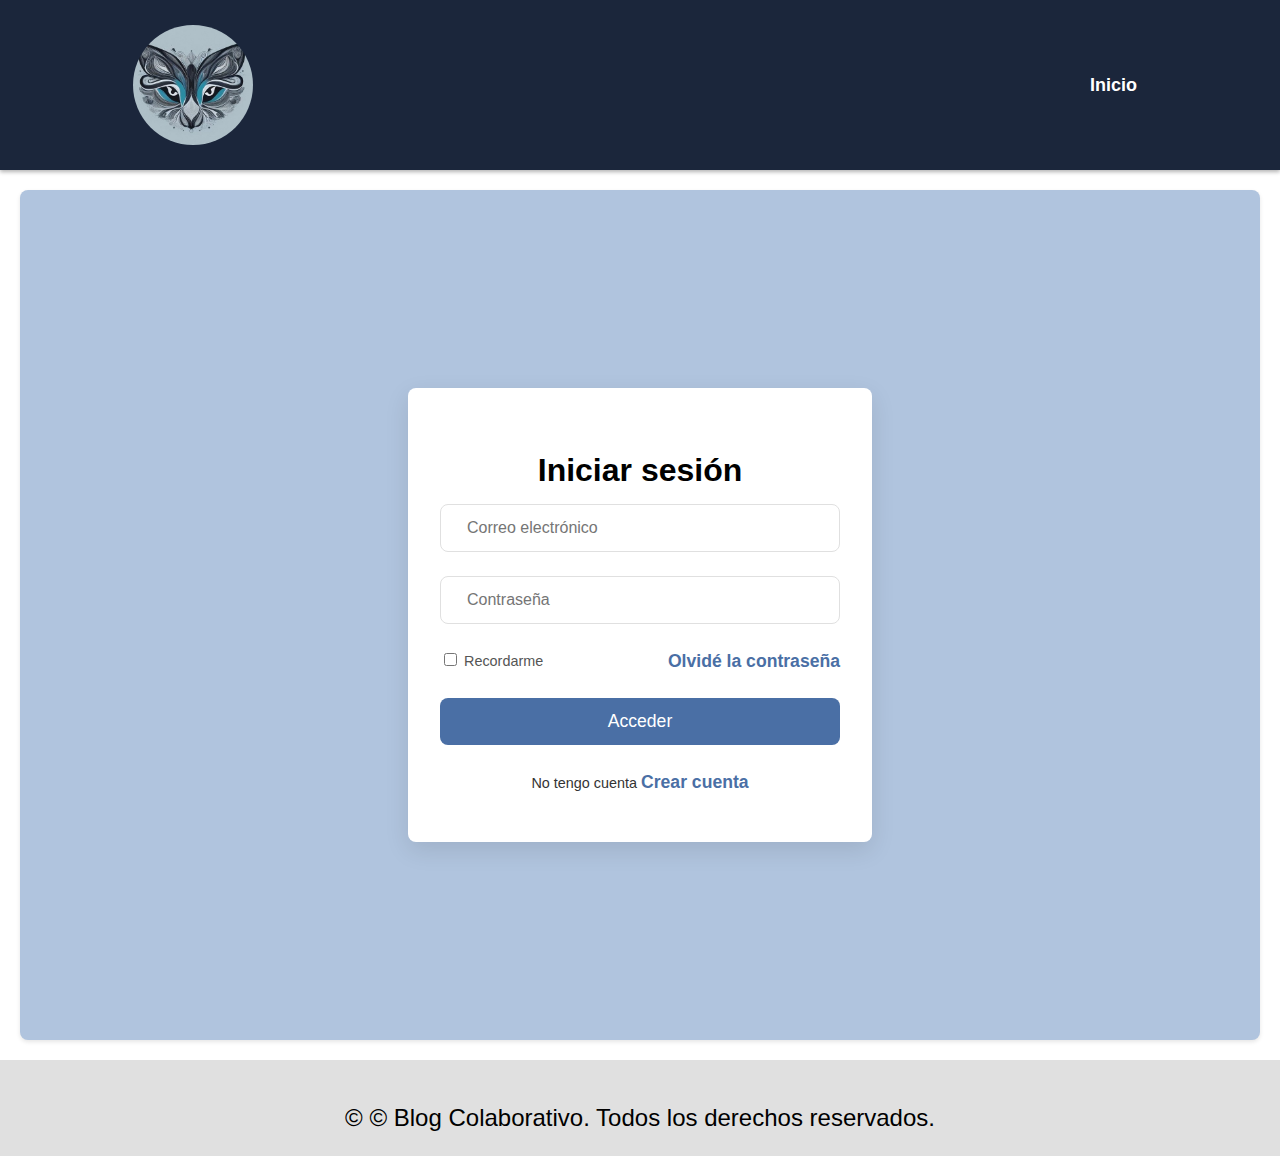
<file: entradas/Login.html>
<!DOCTYPE html>
<html lang="en">
<head>
    <meta charset="UTF-8">
    <meta name="viewport" content="width=device-width, initial-scale=1.0">
    <title>Blog Colaborativo - Git Fork</title>
    <link rel="stylesheet" href="../css/styles.css">
     <!-- Enlace a los estilos del header -->
     <link rel="stylesheet" href="../css/header-styles.css">
</head>
<body>
    <header class="header">
        <div class="logo">
            <div class="logo-image">
                <img src="../img/Logo-gato.jpeg" alt="my personal logo" class="logo">
            </div>  
        </div>
        <nav>
            <div class="togglebtn">
                <span></span>
                <span></span>
                <span></span>
            </div>
            <ul class="navlinks">
                <li><a href="../index.html">Inicio</a></li>
            </ul>
        </nav>
    </header>

    <main class="login-container">
        <div class="login-box">
            <form action="#">
                <h2>Iniciar sesión</h2>
                
                <div class="input-group">
                    <i class="fa-regular fa-envelope"></i>
                    <input type="email" id="email" placeholder="Correo electrónico" required>
                </div>

                <div class="input-group">
                    <i class="fa-solid fa-user-lock"></i>
                    <input type="password" id="password" placeholder="Contraseña" required>
                </div>

                <div class="remember-forgot">
                    <label>
                        <input type="checkbox">
                        Recordarme
                    </label>
                    <a href="#" class="forgot-link">Olvidé la contraseña</a>
                </div>

                <button type="submit" class="login-button">Acceder</button>

                <div class="register-link">
                    <p>No tengo cuenta <a href="../entradas/register.html">Crear cuenta</a></p>
                </div>
            </form>
        </div>
    </main>

   
    <footer id="footer"></footer>

    <script src="../js/scriptHeaderFooter.js"></script>
</body>
</html>
</file>
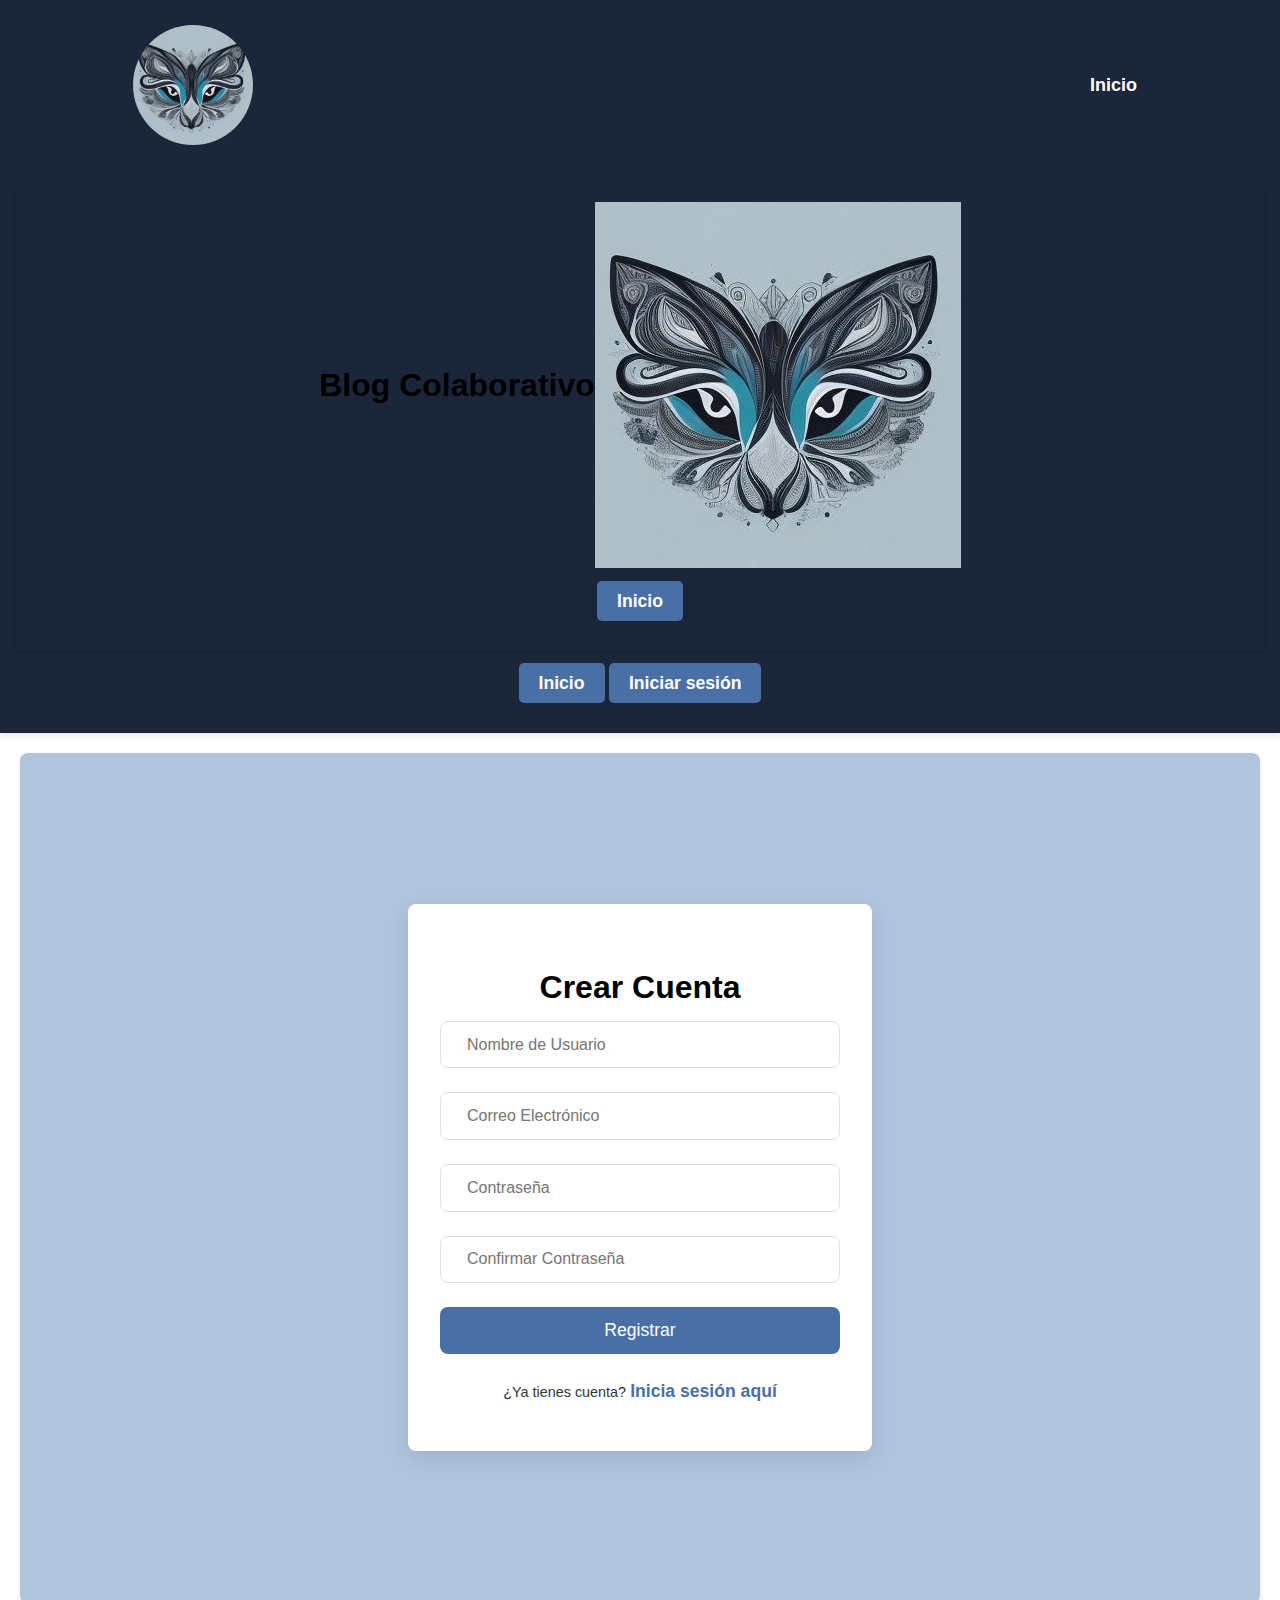
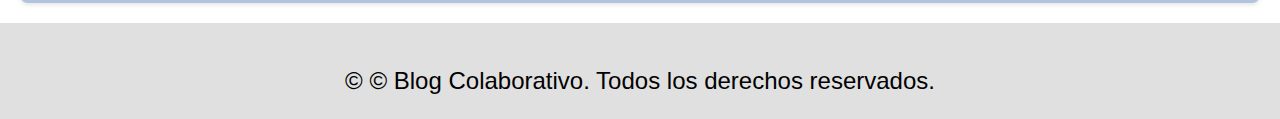
<file: entradas/register.html>
<!DOCTYPE html>
<html lang="en">
<head>
    <meta charset="UTF-8">
    <meta name="viewport" content="width=device-width, initial-scale=1.0">
    <title>Blog Colaborativo - Git Fork</title>
    <link rel="stylesheet" href="../css/styles.css">
     <!-- Enlace a los estilos del header -->
     <link rel="stylesheet" href="../css/header-styles.css">
</head>
<body>
    <header class="header">
        <div class="logo">
            <div class="logo-image">
                <img src="../img/Logo-gato.jpeg" alt="my personal logo" class="logo">
            </div>  
        </div>
        <nav>
            <div class="togglebtn">
                <span></span>
                <span></span>
                <span></span>
            </div>
            <ul class="navlinks">
                <li><a href="../index.html">Inicio</a></li>
            </ul>
        </nav>
    </header>
    
    <header id="header"></header>

    <main class="register-container">
        <div class="register-box">
            <form action="#">
                <h2>Crear Cuenta</h2>

                <div class="input-group">
                    <i class="fa-solid fa-user"></i>
                    <input type="text" id="username" placeholder="Nombre de Usuario" required>
                </div>

                <div class="input-group">
                    <i class="fa-regular fa-envelope"></i>
                    <input type="email" id="email" placeholder="Correo Electrónico" required>
                </div>

                <div class="input-group">
                    <i class="fa-solid fa-key"></i>
                    <input type="password" id="password" placeholder="Contraseña" required>
                </div>

                <div class="input-group">
                    <i class="fa-solid fa-key"></i>
                    <input type="password" id="confirm-password" placeholder="Confirmar Contraseña" required>
                </div>

                <button type="submit" class="register-button">Registrar</button>

                <div class="back-to-login">
                    <p>¿Ya tienes cuenta? <a href="login.html">Inicia sesión aquí</a></p>
                </div>
            </form>
        </div>
    </main>

   
    <footer id="footer"></footer>

    <script src="../js/scriptHeaderFooter.js"></script>
</body>
</html>
</file>
<file: css/styles.css>
body {
    font-family: 'Helvetica Neue', Arial, sans-serif;
    margin: 0;
    padding: 0;
    background-color: #FFFFFF; /* Fondo principal */
    line-height: 1.5;
}

header {
    background-color: #1B263B; /* Azul oscuro */
    color: #FFFFFF; /* Blanco para el texto */
    padding: 1.25rem;
    text-align: center;
    box-shadow: 0 0125rem 0.25rem rgba(0, 0, 0, 0.1);
}

header h1 {
    margin: 0;
    font-size: 2rem;
    text-align: center;
}


body {
    font-family: 'Helvetica Neue', Arial, sans-serif;
    margin: 0;
    padding: 0;
    background-color: #FFFFFF; /* Fondo principal */
    line-height: 1.5;
}

/* Header */
header {
    background-color: #1B263B; /* Azul oscuro */
    color: #FFFFFF; /* Blanco para el texto */
    padding: 1rem;
    text-align: center;
    box-shadow: 0 0.2rem 0.4rem rgba(0, 0, 0, 0.1);
}


/* Contenedor del login */
.login-container {
    display: flex;
    justify-content: center;
    align-items: center;
    min-height: 90vh; 
    background-color: #B0C4DE; /* Azul claro */
}

.login-box {
    background: #FFFFFF; /* Fondo blanco */
    padding: 2rem;
    border-radius: 0.5rem;
    box-shadow: 0 0.5rem 1.5rem rgba(0, 0, 0, 0.1);
    width: 100%;
    max-width: 25rem;
}

/* Estilos de los inputs */
.input-group {
    display: flex;
    align-items: center;
    margin-bottom: 1.5rem;
    border: 1px solid #E0E0E0; /* Borde gris claro */
    padding: 0.8rem 1rem;
    border-radius: 0.5rem;
    transition: border-color 0.3s;
}

.input-group i {
    margin-right: 0.5rem;
    color: #4A6FA5; /* Azul medio para íconos */
}

.input-group input {
    border: none;
    outline: none;
    font-size: 1rem;
    flex-grow: 1;
}

/* Efecto hover en inputs */
.input-group:hover {
    border-color: #4A6FA5; /* Azul medio */
}

.remember-forgot {
    display: flex;
    justify-content: space-between;
    align-items: center;
    margin-bottom: 1.5rem;
}

.remember-forgot label {
    font-size: 0.9rem;
    color: #555555;
}

.forgot-link {
    color: #4A6FA5; /* Azul medio */
    text-decoration: none;
}

.forgot-link:hover {
    text-decoration: underline;
}

/* Botón de login */
.login-button {
    width: 100%;
    background-color: #4A6FA5; /* Azul medio */
    color: #FFFFFF;
    padding: 0.8rem;
    border: none;
    border-radius: 0.5rem;
    font-size: 1.1rem;
    cursor: pointer;
    transition: background-color 0.3s;
}

.login-button:hover {
    background-color: #1B263B; /* Azul oscuro */
}

/* Estilo del enlace para registro */
.register-link {
    text-align: center;
    margin-top: 1.5rem;
}

.register-link p {
    font-size: 0.9rem;
    color: #333333;
}

.register-link a {
    color: #4A6FA5; /* Azul medio */
    text-decoration: none;
    font-weight: bold;
}

.register-link a:hover {
    text-decoration: underline;
}

/* Contenedor del formulario de registro */
.register-container {
    display: flex;
    justify-content: center;
    align-items: center;
    min-height: 90vh; /* Altura mínima para centrar en pantalla */
    background-color: #B0C4DE; /* Azul claro */
}

.register-box {
    background: #FFFFFF; /* Fondo blanco */
    padding: 2rem;
    border-radius: 0.5rem;
    box-shadow: 0 0.5rem 1.5rem rgba(0, 0, 0, 0.1);
    width: 100%;
    max-width: 25rem;
}

/* Botón de registro */
.register-button {
    width: 100%;
    background-color: #4A6FA5; /* Azul medio */
    color: #FFFFFF;
    padding: 0.8rem;
    border: none;
    border-radius: 0.5rem;
    font-size: 1.1rem;
    cursor: pointer;
    transition: background-color 0.3s;
}

.register-button:hover {
    background-color: #1B263B; /* Azul oscuro */
}

/* Estilo del enlace para regresar a login */
.back-to-login {
    text-align: center;
    margin-top: 1.5rem;
}

.back-to-login p {
    font-size: 0.9rem;
    color: #333333;
}

.back-to-login a {
    color: #4A6FA5; /* Azul medio */
    text-decoration: none;
    font-weight: bold;
}

.back-to-login a:hover {
    text-decoration: underline;
}


nav {
    margin-top: 0.625rem;
}

nav a {
    color: #FFFFFF; /* Blanco para el texto */
    text-decoration: none;
    margin: 0 0.9375rem;
    font-weight: bold;
}

nav a:hover {
    text-decoration: underline;
}

main {
    margin: 1.25rem;
    padding: 1.25rem;
    background-color: #B0C4DE; /* Azul claro para las secciones */
    border-radius: 0.5rem;
    box-shadow: 0 0.125rem 0.25rem rgba(0, 0, 0, 0.1);
}

h1, h2, h3 {
    color: #000000; /* Negro para los títulos */
    text-align: center;
    font-weight: bold;
}

h1 {
    font-size: 2.5rem;
    margin-bottom: 0.625rem;
}

h2 {
    font-size: 2rem;
    margin-bottom: 0.625rem;
}

h3 {
    font-size: 1.8rem;
    margin-bottom: 0.625rem;
}

p {
    color: #000000; /* Negro para el texto principal */
    font-size: 1.5rem;
    margin-bottom: 0.9375rem;
    text-align: center;
}

ul {
    list-style-type: none;
    padding: 0;
}

ul li {
    margin-bottom: 0.625rem;
    list-style-type: none;
}

a {
    color: #4A6FA5;
    text-decoration: none;
    font-size: 1.1rem;
    font-weight: bold;
    transition: color 0.3s ease, transform 0.3s ease;
    position: relative;
}

a:hover {
    color: #2A4D91;
    text-decoration: none;
    transform: scale(1.05);
}

a::after {
    content: '';
    position: absolute;
    left: 0;
    bottom: -5px;
    width: 100%;
    height: 2px;
    background-color: #4A6FA5;
    transform: scaleX(0);
    transition: transform 0.3s ease;
}

a:hover::after {
    transform: scaleX(1);
}
footer {
    margin-top: 1.25rem;
    font-size: 0.9rem;
    color: #888;
    text-align: center;
    background-color: #E0E0E0; /* Gris claro para el pie de página */
    padding: 0.625rem;
}

footer p {
    margin: 0;
}

.back-to-index {
    text-align: center;
    margin: 1.25rem 0;
}

.back-button {
    padding: 0.625rem 1.25rem;
    background-color: #4A6FA5; /* Azul medio para botones */
    color: white;
    text-decoration: none;
    border-radius: 0.3125rem;
    transition: background-color 0.3s;
}

.back-button:hover {
    background-color: #1B263B; /* Cambia a azul oscuro al pasar el ratón */
}

/* Contenedor de la imagen */
.image-container {
    display: flex; 
    justify-content: center; 
    align-items: center;
    margin: 1.5rem 0; 
}

/* Estilo para las imágenes */
.screenshoot {
    max-width: 80%;
    height: auto;
    border-radius: 0.625rem;
    box-shadow: 0.32rem 0.44rem 1.6rem #1B263B;
    transition: transform 0.3s ease-in-out;
}

.screenshoot:hover {
    transform: scale(1.05);
}

/* Media Queries para Responsividad */
@media (max-width: 768px) {
    header h1 {
        font-size: 1.5rem;
    }

    h1 {
        font-size: 1.5rem;
    }

    p {
        font-size: 0.9rem;
    }

    .screenshoot {
        max-width: 95%;
    }
}
</file>
<file: css/header-styles.css>
.header {
    padding: 20px 10%;
    display: flex;
    justify-content: space-between;
    align-items: center;
    flex-wrap: wrap;
    background-color: #1B263B;
    box-shadow: 0 2px 4px rgba(0, 0, 0, 0.3);
}

.logo {
    display: flex;
    justify-content: center;
    align-items: center;
}

.logo-image img {
    max-width: 100%; 
    height: auto; 
    display: block; 
    border-radius: 50%;
    padding: 5px; 
    width: 120px;
    transition: transform 0.3s ease;
}

.logo-image img:hover {
    transform: scale(1.05);
}

nav {
    display: flex;
    align-items: center;
}

.togglebtn {
    width: 30px;
    height: 25px;
    position: relative;
    display: none;
    flex-direction: column;
    justify-content: space-between;
    cursor: pointer;
}

.togglebtn span {
    display: block;
    height: 3px;
    width: 100%;
    background-color: #ffffff;
    border-radius: 2px;
}

.navlinks {
    list-style: none;
    display: flex;
    margin: 0;
    padding: 0;
}

.navlinks li {
    margin-left: 30px;
}

.navlinks li a {
    text-decoration: none;
    color: #ffffff;
    font-size: 18px;
    transition: color 0.3s ease, font-size 0.3s ease;
}

.navlinks li a:hover {
    color: #007BFF;
    font-size: 19px;
}

@media (max-width: 768px) {
    .header {
        padding: 15px 5%;
    }

    .togglebtn {
        display: flex;
    }

    .navlinks {
        position: absolute;
        top: 70px;
        right: 10%;
        background-color: #fff;
        flex-direction: column;
        width: 150px;
        border: 1px solid #ddd;
        box-shadow: 0 2px 8px rgba(0, 0, 0, 0.1);
        display: none;
    }

    .navlinks li {
        margin: 15px 0;
    }

    .navlinks.active {
        display: flex;
    }
}
</file>
<file: css/index-styles.css>
/* Sección del equipo */
#equipo {
    text-align: center;
    margin: 2rem 0;
}

.contenedor-equipo {
    display: grid;
    grid-template-columns: repeat(auto-fit, minmax(200px, 1fr));
    gap: 1.5rem;
    justify-items: center;
    align-items: start;
    padding: 1rem;
}

.miembro-equipo {
    max-width: 250px;
    background-color: #f9f9f9;
    padding: 1rem;
    border-radius: 0.5rem;
    box-shadow: 0 0.125rem 0.25rem rgba(0, 0, 0, 0.1);
    transition: transform 0.3s ease-in-out;
    text-align: center;
}

.miembro-equipo:hover {
    transform: scale(1.05);
}

.foto-equipo {
    width: 100%;
    height: auto;
    border-radius: 0.5rem;
    margin-bottom: 1rem;
}

.miembro-equipo h3 {
    margin: 0.5rem 0;
    font-size: 1.5rem;
    color: #333;
}

.miembro-equipo p {
    font-size: 1rem;
    color: #666;
}

/* Media Queries para dispositivos más pequeños */
@media (max-width: 768px) {
    .contenedor-equipo {
        grid-template-columns: 1fr;
    }
}
</file>
